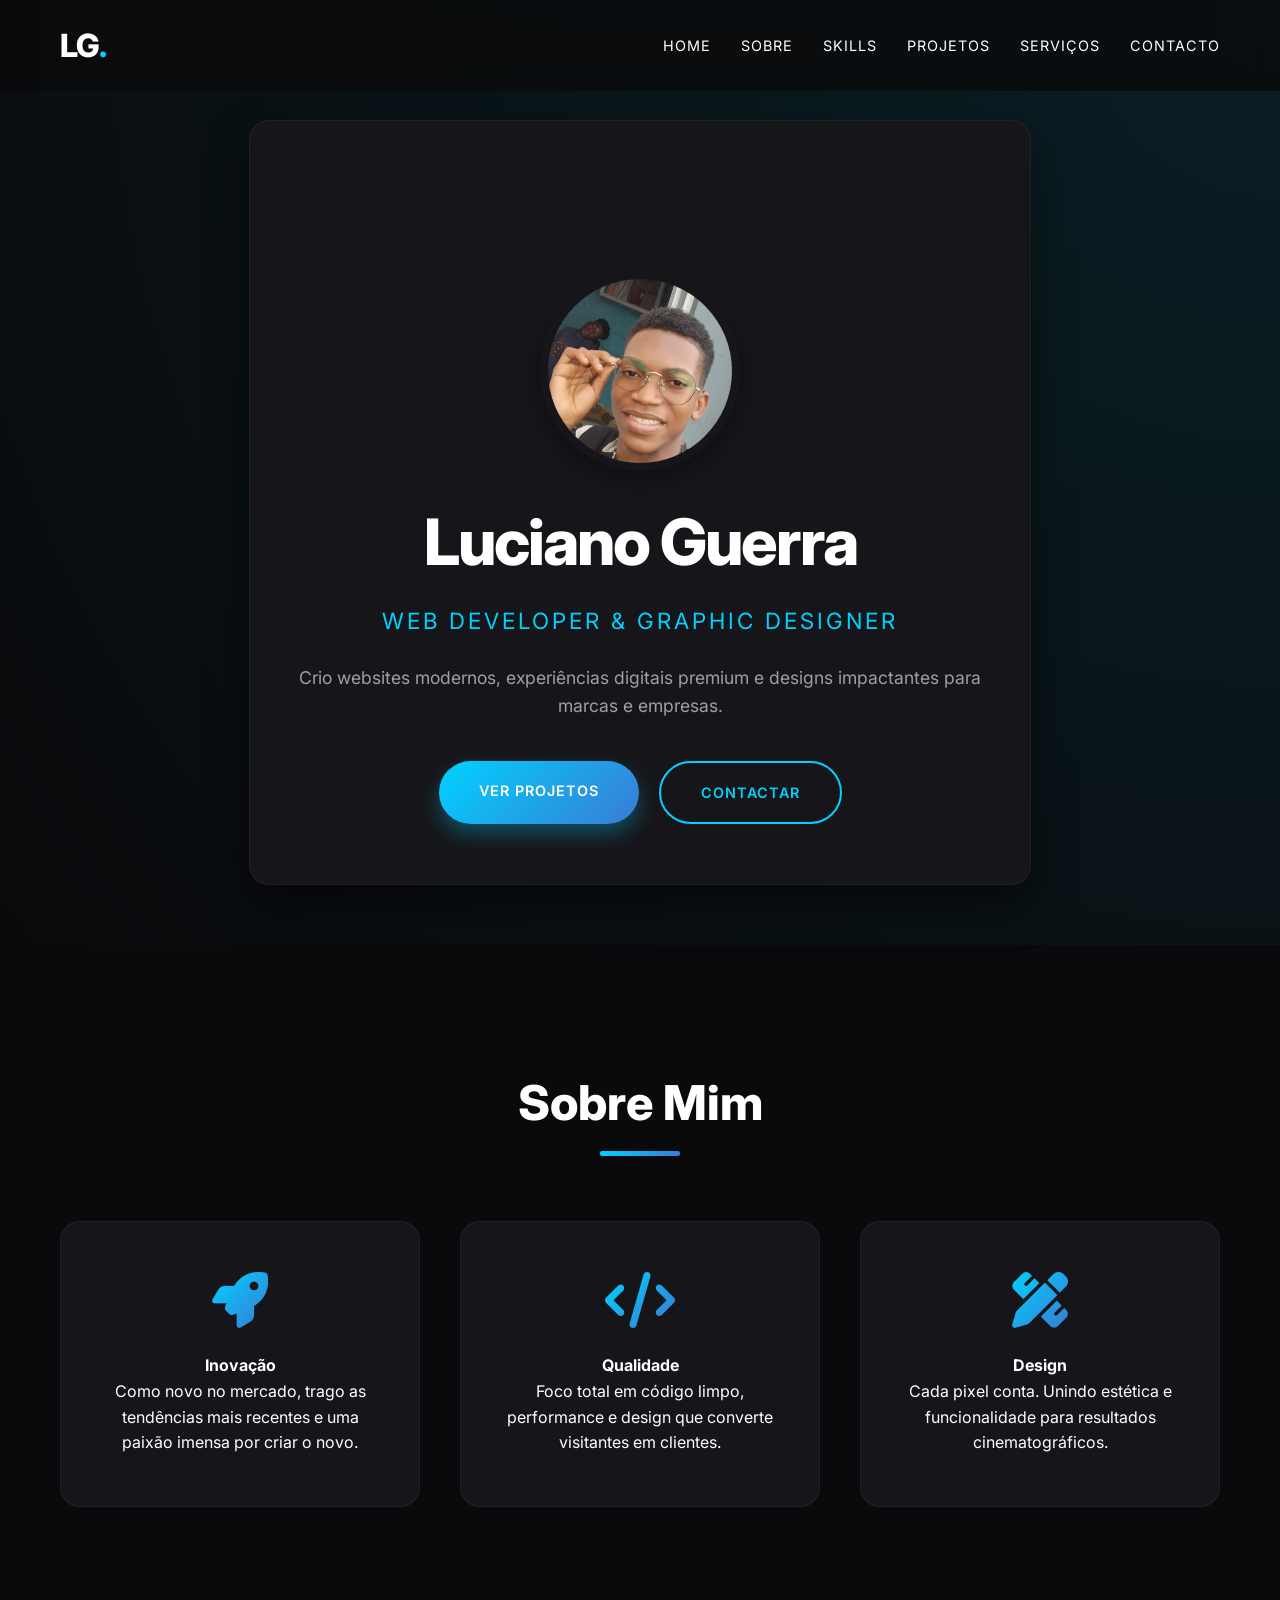
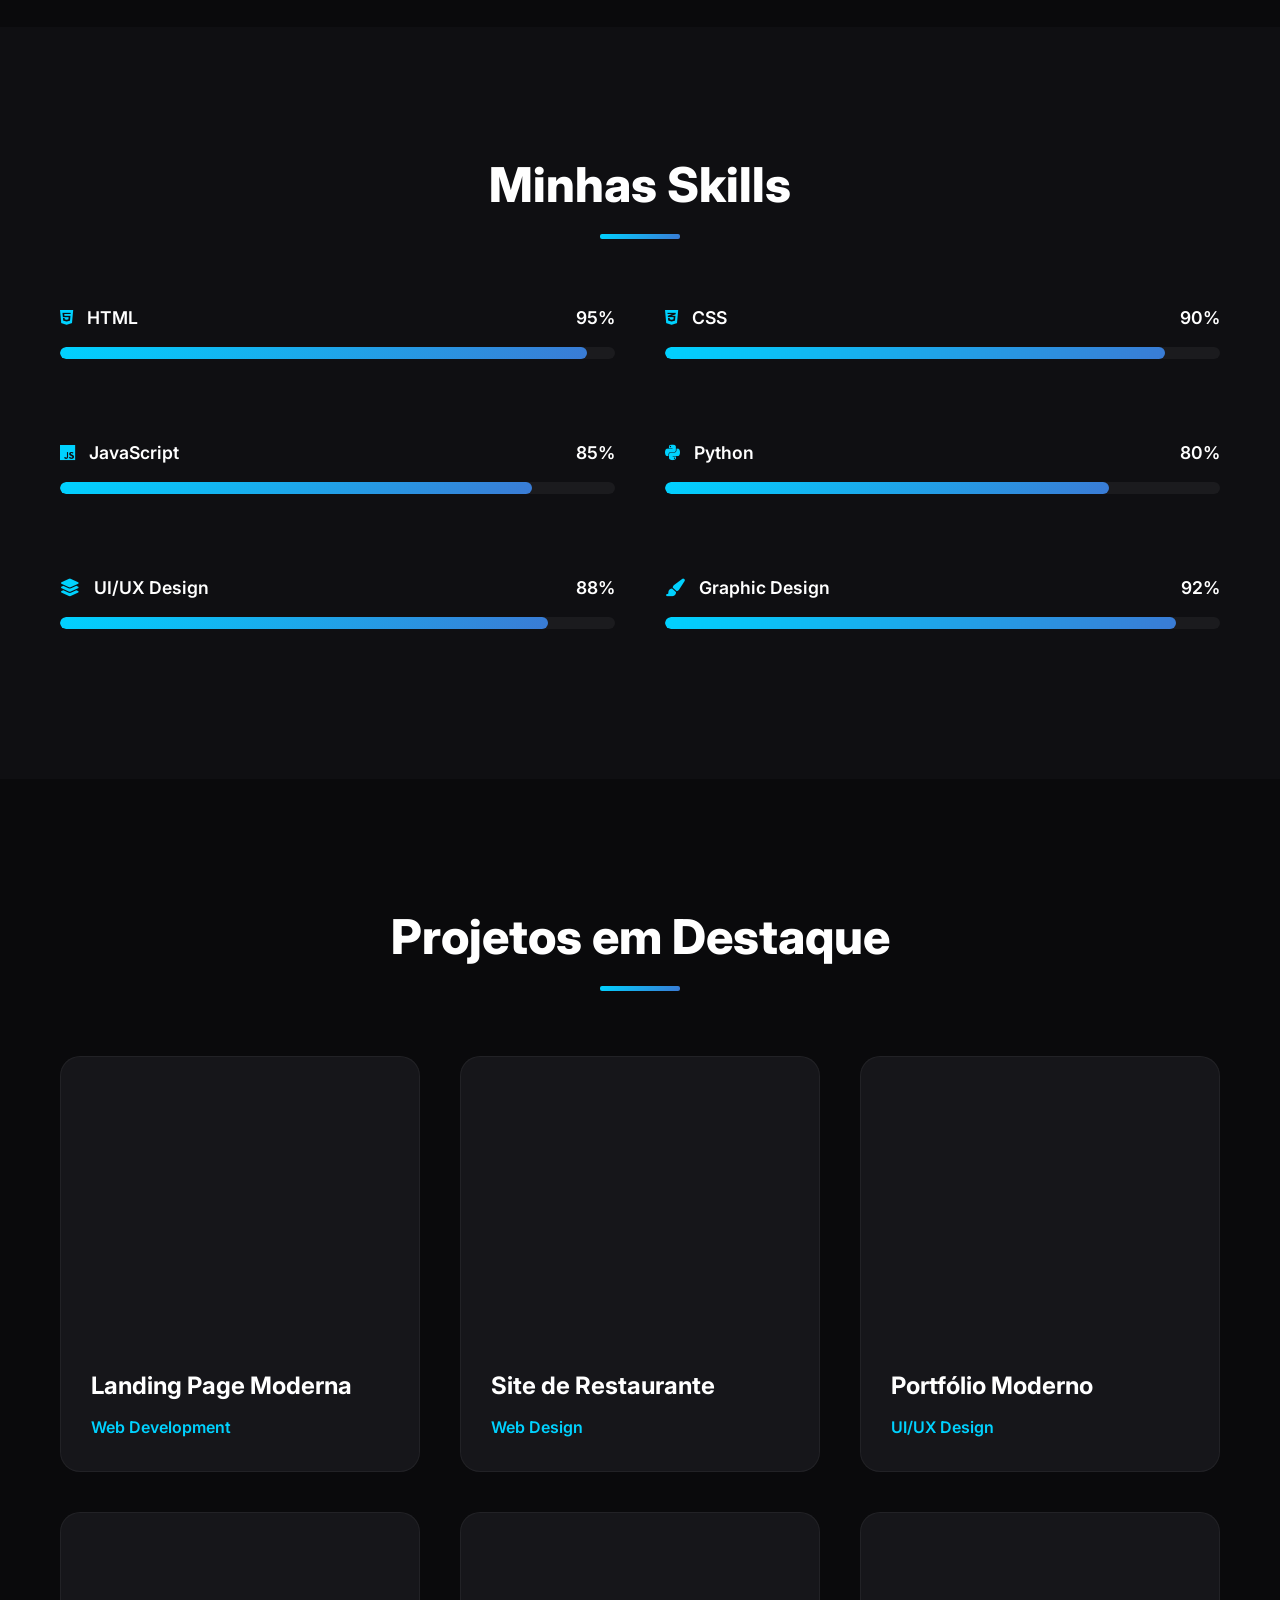
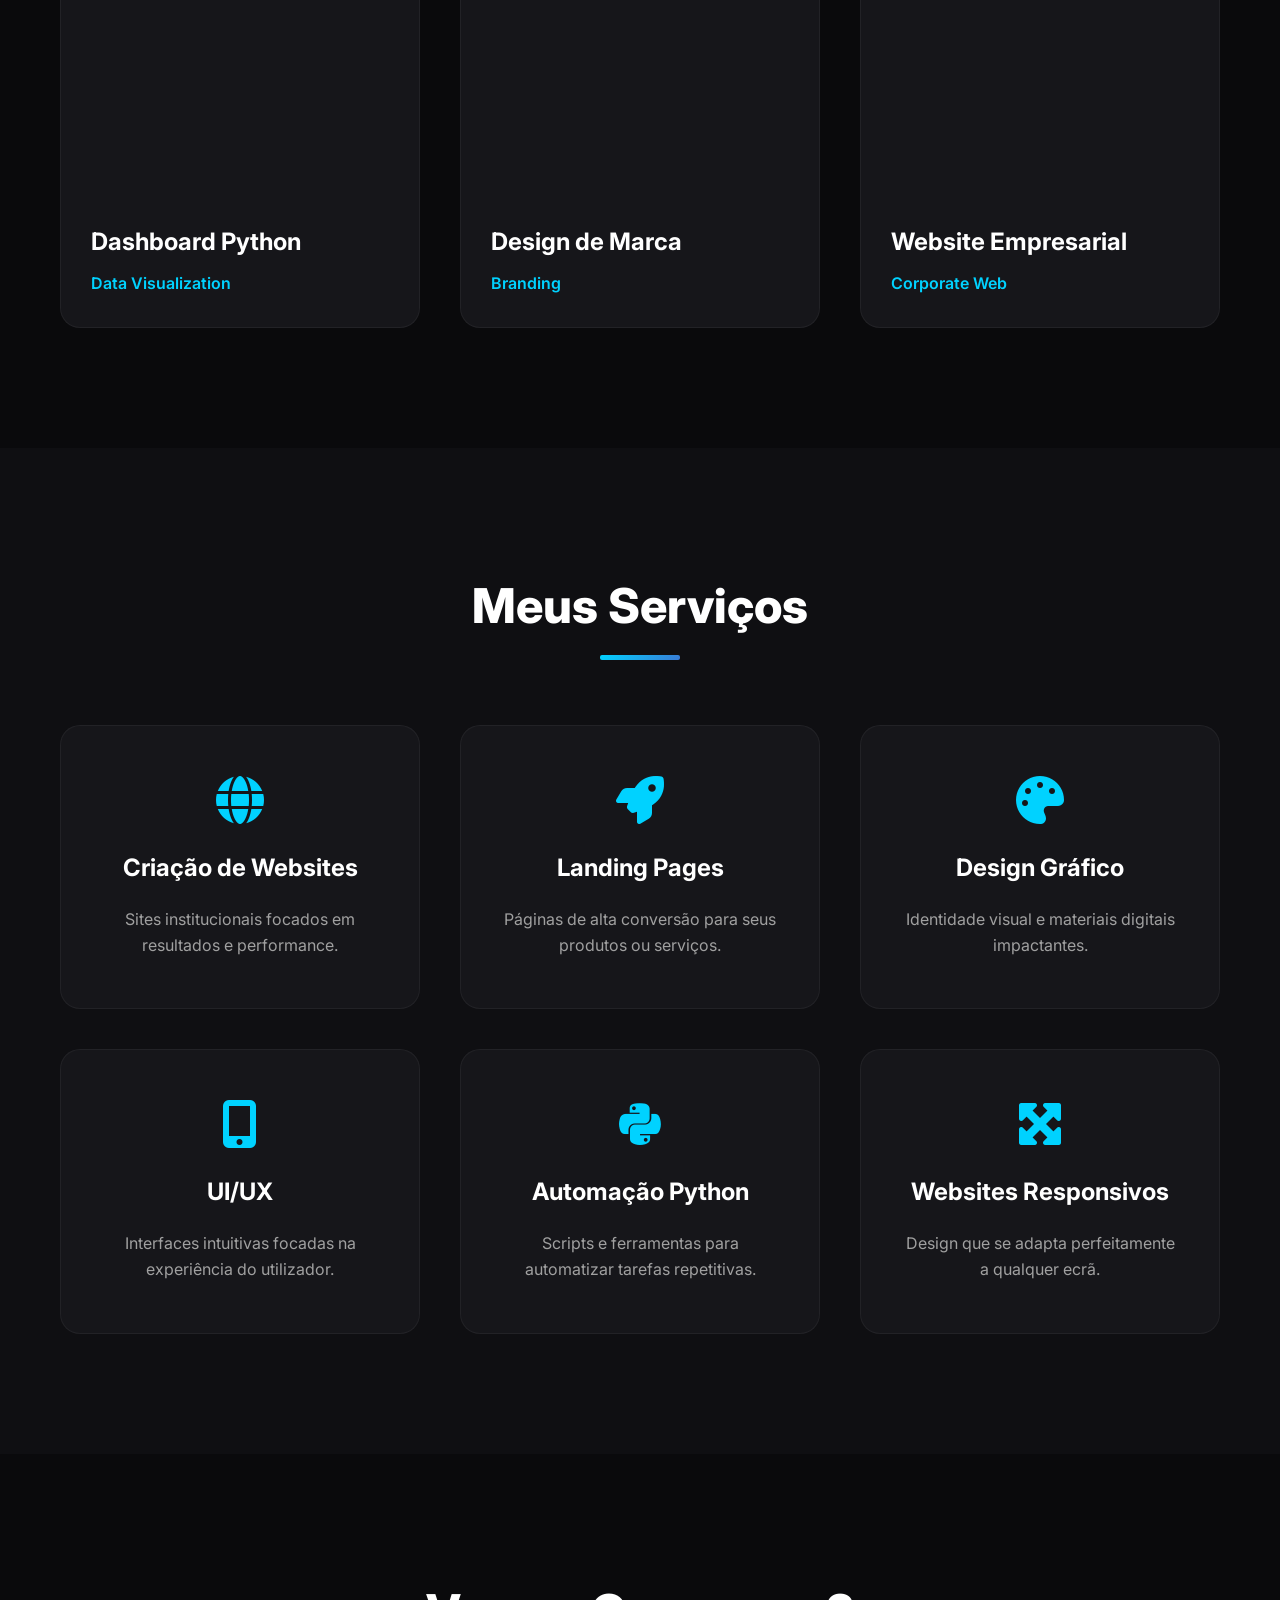
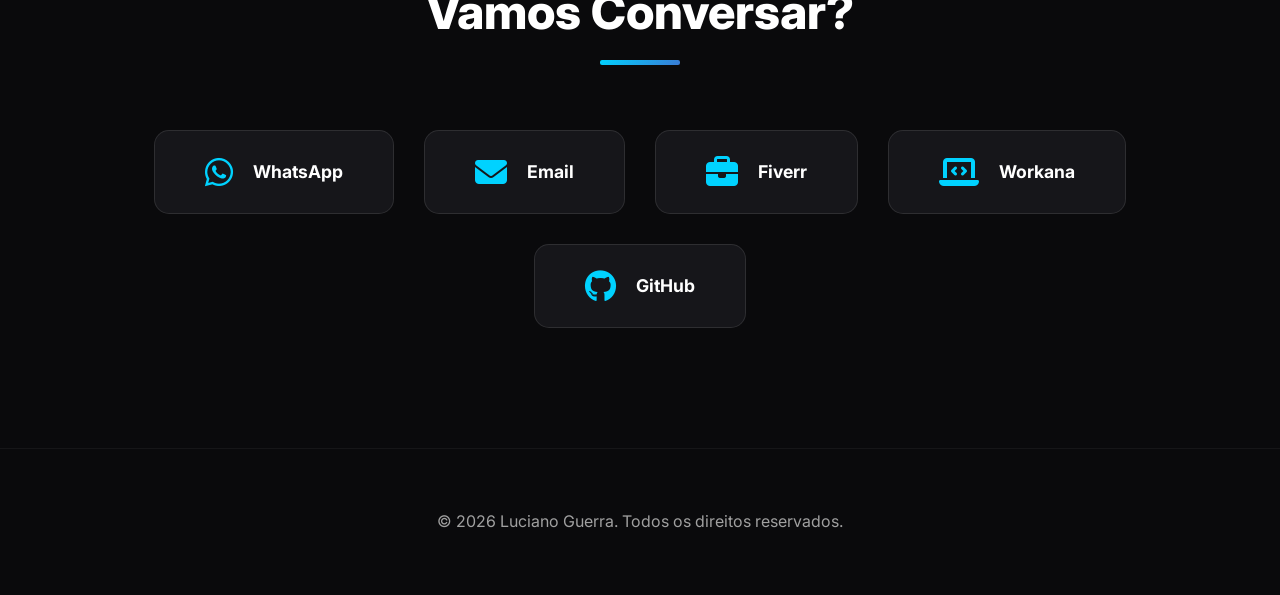
<file: index.html>
<!DOCTYPE html>
<html lang="pt-PT">
<head>
    <meta charset="UTF-8">
    <meta name="viewport" content="width=device-width, initial-scale=1.0">
    <title>Luciano Guerra | Web Developer & Graphic Designer</title>
    <!-- Google Fonts -->
    <link href="https://fonts.googleapis.com/css2?family=Inter:wght@300;400;600;800&family=Poppins:wght@300;400;600;700&display=swap" rel="stylesheet">
    <!-- Font Awesome for Icons -->
    <link rel="stylesheet" href="https://cdnjs.cloudflare.com/ajax/libs/font-awesome/6.4.0/css/all.min.css">
    <!-- AOS Library for Animations -->
    <link href="https://unpkg.com/aos@2.3.1/dist/aos.css" rel="stylesheet">
    <link rel="stylesheet" href="style.css">
</head>
<body class="dark-theme">
    
    <!-- Navbar -->
    <nav class="navbar">
        <div class="container">
            <a href="index.html" class="logo">LG<span>.</span></a>
            <ul class="nav-links">
                <li><a href="#home">Home</a></li>
                <li><a href="#sobre">Sobre</a></li>
                <li><a href="#skills">Skills</a></li>
                <li><a href="#projetos">Projetos</a></li>
                <li><a href="#servicos">Serviços</a></li>
                <li><a href="#contacto">Contacto</a></li>
            </ul>
            <div class="hamburger">
                <span></span>
                <span></span>
                <span></span>
            </div>
        </div>
    </nav>

    <!-- Hero Section (Estilo Perfil) -->
    <section id="home" class="hero">
        <div class="container">
            <div class="profile-card" data-aos="fade-up">
                <div class="profile-cover"></div>
                <div class="profile-info">
                    <div class="profile-pic-wrapper">
                        <img src="assets/img/perfil.jpg" alt="Luciano Guerra" class="profile-pic">
                    </div>
                    <div class="profile-text">
                        <h1 class="glitch" data-text="Luciano Guerra">Luciano Guerra</h1>
                        <h3>Web Developer & Graphic Designer</h3>
                        <p>Crio websites modernos, experiências digitais premium e designs impactantes para marcas e empresas.</p>
                        <div class="hero-btns">
                            <a href="#projetos" class="btn btn-primary">Ver Projetos</a>
                            <a href="#contacto" class="btn btn-secondary">Contactar</a>
                        </div>
                    </div>
                </div>
            </div>
        </div>
    </section>

    <!-- Sobre Section -->
    <section id="sobre" class="sobre section">
        <div class="container">
            <h2 class="section-title" data-aos="fade-right">Sobre Mim</h2>
            <div class="about-grid">
                <div class="about-card" data-aos="zoom-in">
                    <i class="fas fa-rocket futurist-icon"></i>
                    <h4>Inovação</h4>
                    <p>Como novo no mercado, trago as tendências mais recentes e uma paixão imensa por criar o novo.</p>
                </div>
                <div class="about-card" data-aos="zoom-in" data-aos-delay="100">
                    <i class="fas fa-code futurist-icon"></i>
                    <h4>Qualidade</h4>
                    <p>Foco total em código limpo, performance e design que converte visitantes em clientes.</p>
                </div>
                <div class="about-card" data-aos="zoom-in" data-aos-delay="200">
                    <i class="fas fa-pencil-ruler futurist-icon"></i>
                    <h4>Design</h4>
                    <p>Cada pixel conta. Unindo estética e funcionalidade para resultados cinematográficos.</p>
                </div>
            </div>
        </div>
    </section>

    <!-- Skills Section -->
    <section id="skills" class="skills section bg-alt">
        <div class="container">
            <h2 class="section-title" data-aos="fade-left">Minhas Skills</h2>
            <div class="skills-container">
                <div class="skill-item" data-aos="fade-up">
                    <div class="skill-info">
                        <span><i class="fab fa-html5"></i> HTML</span>
                        <span>95%</span>
                    </div>
                    <div class="skill-bar"><div class="skill-progress" style="width: 95%;"></div></div>
                </div>
                <div class="skill-item" data-aos="fade-up" data-aos-delay="50">
                    <div class="skill-info">
                        <span><i class="fab fa-css3-alt"></i> CSS</span>
                        <span>90%</span>
                    </div>
                    <div class="skill-bar"><div class="skill-progress" style="width: 90%;"></div></div>
                </div>
                <div class="skill-item" data-aos="fade-up" data-aos-delay="100">
                    <div class="skill-info">
                        <span><i class="fab fa-js"></i> JavaScript</span>
                        <span>85%</span>
                    </div>
                    <div class="skill-bar"><div class="skill-progress" style="width: 85%;"></div></div>
                </div>
                <div class="skill-item" data-aos="fade-up" data-aos-delay="150">
                    <div class="skill-info">
                        <span><i class="fab fa-python"></i> Python</span>
                        <span>80%</span>
                    </div>
                    <div class="skill-bar"><div class="skill-progress" style="width: 80%;"></div></div>
                </div>
                <div class="skill-item" data-aos="fade-up" data-aos-delay="200">
                    <div class="skill-info">
                        <span><i class="fas fa-layer-group"></i> UI/UX Design</span>
                        <span>88%</span>
                    </div>
                    <div class="skill-bar"><div class="skill-progress" style="width: 88%;"></div></div>
                </div>
                <div class="skill-item" data-aos="fade-up" data-aos-delay="250">
                    <div class="skill-info">
                        <span><i class="fas fa-paint-brush"></i> Graphic Design</span>
                        <span>92%</span>
                    </div>
                    <div class="skill-bar"><div class="skill-progress" style="width: 92%;"></div></div>
                </div>
            </div>
        </div>
    </section>

    <!-- Projetos Section -->
    <section id="projetos" class="projetos section">
        <div class="container">
            <h2 class="section-title" data-aos="fade-up">Projetos em Destaque</h2>
            <div class="projects-grid">
                <!-- Project 1 -->
                <a href="projects/landing-page.html" class="project-card" data-aos="flip-left">
                    <div class="project-img" style="background-image: url('https://images.unsplash.com/photo-1460925895917-afdab827c52f?auto=format&fit=crop&w=500&q=80');">
                        <div class="project-overlay">
                            <span>Ver Detalhes</span>
                        </div>
                    </div>
                    <div class="project-content">
                        <h4>Landing Page Moderna</h4>
                        <p>Web Development</p>
                    </div>
                </a>
                <!-- Project 2 -->
                <a href="projects/restaurante.html" class="project-card" data-aos="flip-left" data-aos-delay="100">
                    <div class="project-img" style="background-image: url('https://images.unsplash.com/photo-1517248135467-4c7edcad34c4?auto=format&fit=crop&w=500&q=80');">
                        <div class="project-overlay">
                            <span>Ver Detalhes</span>
                        </div>
                    </div>
                    <div class="project-content">
                        <h4>Site de Restaurante</h4>
                        <p>Web Design</p>
                    </div>
                </a>
                <!-- Project 3 -->
                <a href="projects/portfolio.html" class="project-card" data-aos="flip-left" data-aos-delay="200">
                    <div class="project-img" style="background-image: url('https://images.unsplash.com/photo-1507238691740-187a5b1d37b8?auto=format&fit=crop&w=500&q=80');">
                        <div class="project-overlay">
                            <span>Ver Detalhes</span>
                        </div>
                    </div>
                    <div class="project-content">
                        <h4>Portfólio Moderno</h4>
                        <p>UI/UX Design</p>
                    </div>
                </a>
                <!-- Project 4 -->
                <a href="projects/dashboard.html" class="project-card" data-aos="flip-left" data-aos-delay="300">
                    <div class="project-img" style="background-image: url('https://images.unsplash.com/photo-1551288049-bbda38a5f452?auto=format&fit=crop&w=500&q=80');">
                        <div class="project-overlay">
                            <span>Ver Detalhes</span>
                        </div>
                    </div>
                    <div class="project-content">
                        <h4>Dashboard Python</h4>
                        <p>Data Visualization</p>
                    </div>
                </a>
                <!-- Project 5 -->
                <a href="projects/marca.html" class="project-card" data-aos="flip-left" data-aos-delay="400">
                    <div class="project-img" style="background-image: url('https://images.unsplash.com/photo-1558655146-d09347e92766?auto=format&fit=crop&w=500&q=80');">
                        <div class="project-overlay">
                            <span>Ver Detalhes</span>
                        </div>
                    </div>
                    <div class="project-content">
                        <h4>Design de Marca</h4>
                        <p>Branding</p>
                    </div>
                </a>
                <!-- Project 6 -->
                <a href="projects/empresarial.html" class="project-card" data-aos="flip-left" data-aos-delay="500">
                    <div class="project-img" style="background-image: url('https://images.unsplash.com/photo-1486406146926-c627a92ad1ab?auto=format&fit=crop&w=500&q=80');">
                        <div class="project-overlay">
                            <span>Ver Detalhes</span>
                        </div>
                    </div>
                    <div class="project-content">
                        <h4>Website Empresarial</h4>
                        <p>Corporate Web</p>
                    </div>
                </a>
            </div>
        </div>
    </section>

    <!-- Serviços Section -->
    <section id="servicos" class="servicos section bg-alt">
        <div class="container">
            <h2 class="section-title" data-aos="fade-up">Meus Serviços</h2>
            <div class="services-grid">
                <div class="service-card" data-aos="fade-up">
                    <i class="fas fa-globe"></i>
                    <h3>Criação de Websites</h3>
                    <p>Sites institucionais focados em resultados e performance.</p>
                </div>
                <div class="service-card" data-aos="fade-up" data-aos-delay="100">
                    <i class="fas fa-rocket"></i>
                    <h3>Landing Pages</h3>
                    <p>Páginas de alta conversão para seus produtos ou serviços.</p>
                </div>
                <div class="service-card" data-aos="fade-up" data-aos-delay="200">
                    <i class="fas fa-palette"></i>
                    <h3>Design Gráfico</h3>
                    <p>Identidade visual e materiais digitais impactantes.</p>
                </div>
                <div class="service-card" data-aos="fade-up" data-aos-delay="300">
                    <i class="fas fa-mobile-alt"></i>
                    <h3>UI/UX</h3>
                    <p>Interfaces intuitivas focadas na experiência do utilizador.</p>
                </div>
                <div class="service-card" data-aos="fade-up" data-aos-delay="400">
                    <i class="fab fa-python"></i>
                    <h3>Automação Python</h3>
                    <p>Scripts e ferramentas para automatizar tarefas repetitivas.</p>
                </div>
                <div class="service-card" data-aos="fade-up" data-aos-delay="500">
                    <i class="fas fa-expand-arrows-alt"></i>
                    <h3>Websites Responsivos</h3>
                    <p>Design que se adapta perfeitamente a qualquer ecrã.</p>
                </div>
            </div>
        </div>
    </section>

    <!-- Contacto Section -->
    <section id="contacto" class="contacto section">
        <div class="container">
            <h2 class="section-title" data-aos="fade-up">Vamos Conversar?</h2>
            <div class="contact-links">
                <a href="#" class="contact-item" data-aos="zoom-in"><i class="fab fa-whatsapp"></i> WhatsApp</a>
                <a href="#" class="contact-item" data-aos="zoom-in" data-aos-delay="100"><i class="fas fa-envelope"></i> Email</a>
                <a href="#" class="contact-item" data-aos="zoom-in" data-aos-delay="200"><i class="fas fa-briefcase"></i> Fiverr</a>
                <a href="#" class="contact-item" data-aos="zoom-in" data-aos-delay="300"><i class="fas fa-laptop-code"></i> Workana</a>
                <a href="#" class="contact-item" data-aos="zoom-in" data-aos-delay="400"><i class="fab fa-github"></i> GitHub</a>
            </div>
        </div>
    </section>

    <footer>
        <div class="container">
            <p>&copy; 2026 Luciano Guerra. Todos os direitos reservados.</p>
        </div>
    </footer>

    <!-- AOS Library JS -->
    <script src="https://unpkg.com/aos@2.3.1/dist/aos.js"></script>
    <script src="script.js"></script>
    <script>
        AOS.init({
            duration: 1000,
            once: true,
        });
    </script>
</body>
</html>
</file>
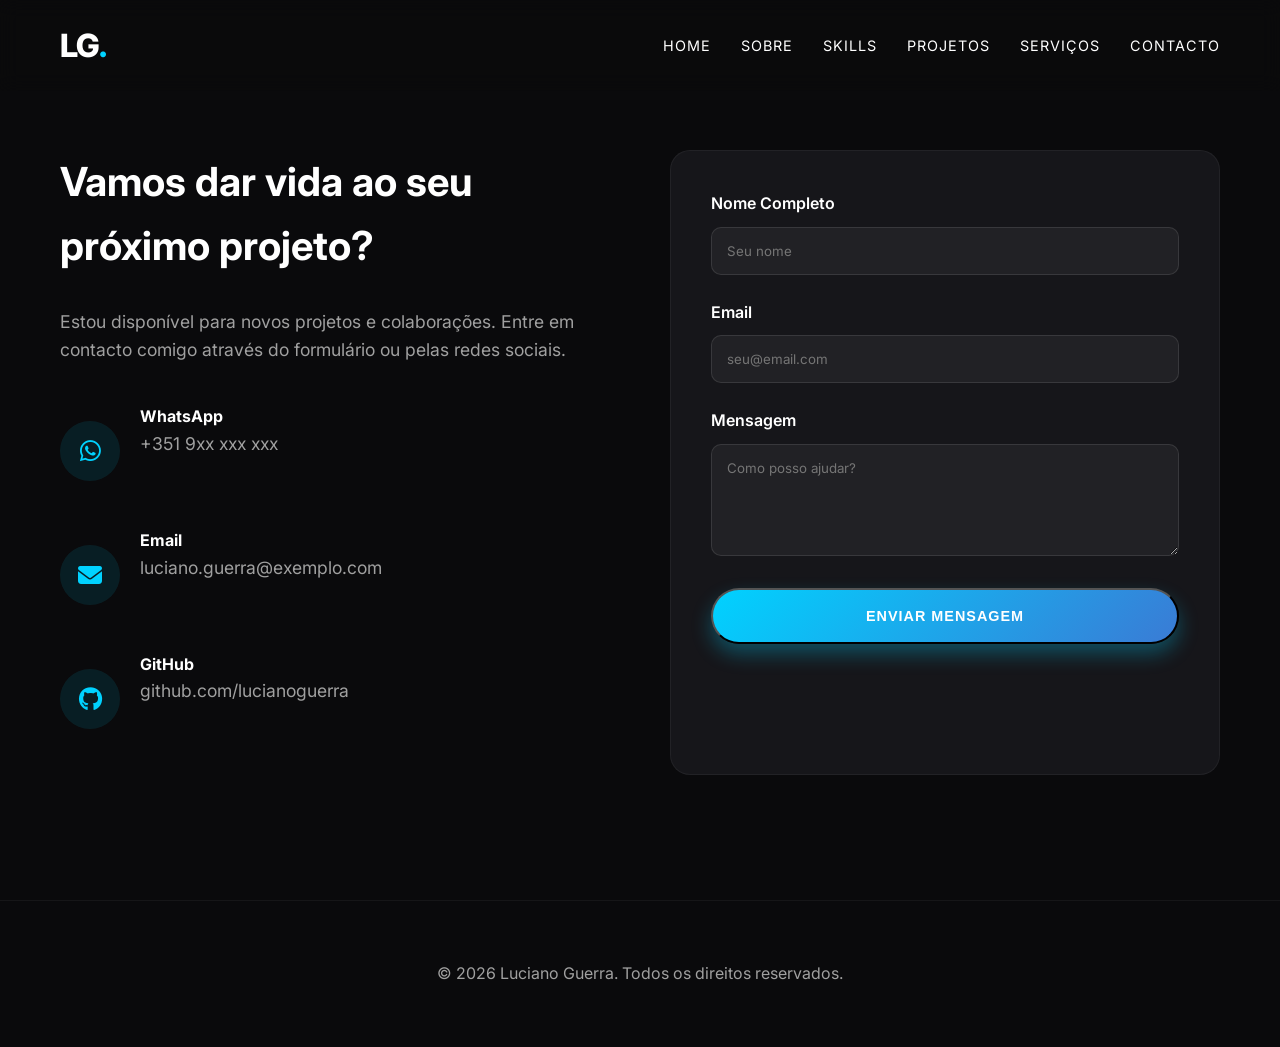
<file: contact.html>
<!DOCTYPE html>
<html lang="pt-PT">
<head>
    <meta charset="UTF-8">
    <meta name="viewport" content="width=device-width, initial-scale=1.0">
    <title>Contacto | Luciano Guerra</title>
    <link href="https://fonts.googleapis.com/css2?family=Inter:wght@300;400;600;800&display=swap" rel="stylesheet">
    <link rel="stylesheet" href="https://cdnjs.cloudflare.com/ajax/libs/font-awesome/6.4.0/css/all.min.css">
    <link href="https://unpkg.com/aos@2.3.1/dist/aos.css" rel="stylesheet">
    <link rel="stylesheet" href="style.css">
    <style>
        .contact-page { padding: 150px 0 100px; min-height: 100vh; }
        .contact-grid { display: grid; grid-template-columns: 1fr 1fr; gap: 60px; }
        .contact-form-wrapper { background: var(--bg-card); padding: 40px; border-radius: 20px; border: 1px solid rgba(255,255,255,0.05); }
        .form-group { margin-bottom: 25px; }
        .form-group label { display: block; margin-bottom: 10px; font-weight: 600; }
        .form-group input, .form-group textarea { width: 100%; padding: 15px; background: rgba(255,255,255,0.05); border: 1px solid rgba(255,255,255,0.1); border-radius: 10px; color: white; font-family: inherit; transition: var(--transition); }
        .form-group input:focus, .form-group textarea:focus { border-color: var(--primary-color); outline: none; background: rgba(255,255,255,0.1); }
        .contact-info h2 { font-size: 2.5rem; margin-bottom: 30px; }
        .contact-info p { color: var(--text-muted); font-size: 1.1rem; margin-bottom: 40px; }
        .contact-method { display: flex; align-items: center; gap: 20px; margin-bottom: 30px; }
        .contact-method i { font-size: 1.5rem; color: var(--primary-color); background: rgba(0, 210, 255, 0.1); width: 60px; height: 60px; display: flex; align-items: center; justify-content: center; border-radius: 50%; }
        @media (max-width: 768px) { .contact-grid { grid-template-columns: 1fr; } }
    </style>
</head>
<body class="dark-theme">
    <nav class="navbar">
        <div class="container">
            <a href="index.html" class="logo">LG<span>.</span></a>
            <ul class="nav-links">
                <li><a href="index.html#home">Home</a></li>
                <li><a href="index.html#sobre">Sobre</a></li>
                <li><a href="index.html#skills">Skills</a></li>
                <li><a href="index.html#projetos">Projetos</a></li>
                <li><a href="index.html#servicos">Serviços</a></li>
                <li><a href="index.html#contacto">Contacto</a></li>
            </ul>
            <div class="hamburger">
                <span></span>
                <span></span>
                <span></span>
            </div>
        </div>
    </nav>

    <section class="contact-page">
        <div class="container">
            <div class="contact-grid">
                <div class="contact-info" data-aos="fade-right">
                    <h2>Vamos dar vida ao seu próximo projeto?</h2>
                    <p>Estou disponível para novos projetos e colaborações. Entre em contacto comigo através do formulário ou pelas redes sociais.</p>
                    
                    <div class="contact-method">
                        <i class="fab fa-whatsapp"></i>
                        <div>
                            <h4>WhatsApp</h4>
                            <p>+351 9xx xxx xxx</p>
                        </div>
                    </div>
                    <div class="contact-method">
                        <i class="fas fa-envelope"></i>
                        <div>
                            <h4>Email</h4>
                            <p>luciano.guerra@exemplo.com</p>
                        </div>
                    </div>
                    <div class="contact-method">
                        <i class="fab fa-github"></i>
                        <div>
                            <h4>GitHub</h4>
                            <p>github.com/lucianoguerra</p>
                        </div>
                    </div>
                </div>

                <div class="contact-form-wrapper" data-aos="fade-left">
                    <form action="#">
                        <div class="form-group">
                            <label>Nome Completo</label>
                            <input type="text" placeholder="Seu nome">
                        </div>
                        <div class="form-group">
                            <label>Email</label>
                            <input type="email" placeholder="seu@email.com">
                        </div>
                        <div class="form-group">
                            <label>Mensagem</label>
                            <textarea rows="5" placeholder="Como posso ajudar?"></textarea>
                        </div>
                        <button type="submit" class="btn btn-primary" style="width: 100%;">Enviar Mensagem</button>
                    </form>
                </div>
            </div>
        </div>
    </section>

    <footer>
        <div class="container">
            <p>&copy; 2026 Luciano Guerra. Todos os direitos reservados.</p>
        </div>
    </footer>

    <script src="https://unpkg.com/aos@2.3.1/dist/aos.js"></script>
    <script src="script.js"></script>
    <script>
        AOS.init({ duration: 1000, once: true });
    </script>
</body>
</html>
</file>
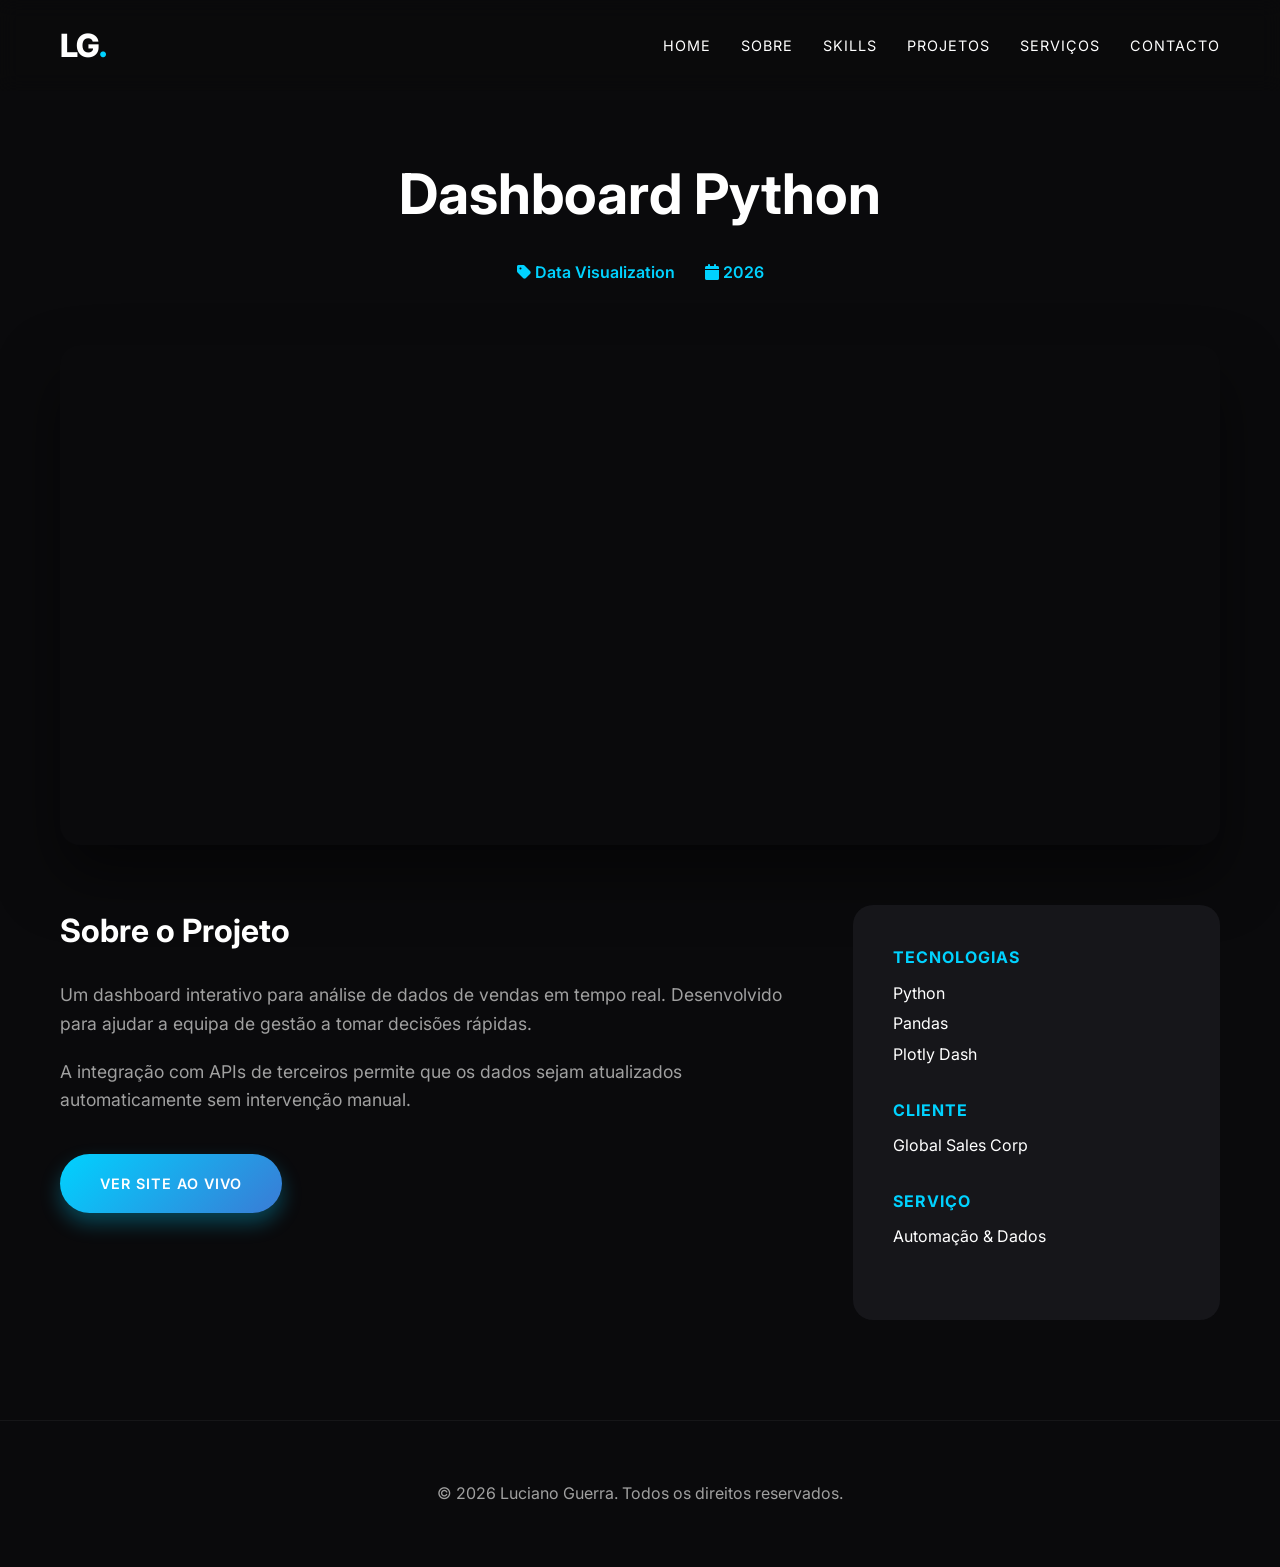
<file: projects/dashboard.html>
<!DOCTYPE html>
<html lang="pt-PT">
<head>
    <meta charset="UTF-8">
    <meta name="viewport" content="width=device-width, initial-scale=1.0">
    <title>Dashboard Python | Luciano Guerra</title>
    <link href="https://fonts.googleapis.com/css2?family=Inter:wght@300;400;600;800&display=swap" rel="stylesheet">
    <link rel="stylesheet" href="https://cdnjs.cloudflare.com/ajax/libs/font-awesome/6.4.0/css/all.min.css">
    <link href="https://unpkg.com/aos@2.3.1/dist/aos.css" rel="stylesheet">
    <link rel="stylesheet" href="../style.css">
    <style>
        .project-detail { padding: 150px 0 100px; }
        .project-header { text-align: center; margin-bottom: 60px; }
        .project-header h1 { font-size: 3.5rem; margin-bottom: 20px; }
        .project-meta { display: flex; justify-content: center; gap: 30px; color: var(--primary-color); font-weight: 600; margin-bottom: 40px; }
        .project-hero-img { width: 100%; height: 500px; background-size: cover; background-position: center; border-radius: 20px; margin-bottom: 60px; box-shadow: 0 30px 60px rgba(0,0,0,0.5); }
        .project-info-grid { display: grid; grid-template-columns: 2fr 1fr; gap: 60px; }
        .project-description h2 { margin-bottom: 25px; font-size: 2rem; }
        .project-description p { color: var(--text-muted); font-size: 1.1rem; margin-bottom: 20px; }
        .project-sidebar { background: var(--bg-card); padding: 40px; border-radius: 20px; height: fit-content; }
        .sidebar-item { margin-bottom: 30px; }
        .sidebar-item h4 { color: var(--primary-color); text-transform: uppercase; letter-spacing: 1px; margin-bottom: 10px; }
        .sidebar-item ul { list-style: none; }
        .sidebar-item ul li { margin-bottom: 5px; color: var(--text-main); }
        @media (max-width: 768px) {
            .project-info-grid { grid-template-columns: 1fr; }
            .project-header h1 { font-size: 2.5rem; }
            .project-hero-img { height: 300px; }
        }
    </style>
</head>
<body class="dark-theme">
    <nav class="navbar">
        <div class="container">
            <a href="../index.html" class="logo">LG<span>.</span></a>
            <ul class="nav-links">
                <li><a href="../index.html#home">Home</a></li>
                <li><a href="../index.html#sobre">Sobre</a></li>
                <li><a href="../index.html#skills">Skills</a></li>
                <li><a href="../index.html#projetos">Projetos</a></li>
                <li><a href="../index.html#servicos">Serviços</a></li>
                <li><a href="../index.html#contacto">Contacto</a></li>
            </ul>
            <div class="hamburger">
                <span></span>
                <span></span>
                <span></span>
            </div>
        </div>
    </nav>

    <section class="project-detail">
        <div class="container">
            <div class="project-header" data-aos="fade-up">
                <h1>Dashboard Python</h1>
                <div class="project-meta">
                    <span><i class="fas fa-tag"></i> Data Visualization</span>
                    <span><i class="fas fa-calendar"></i> 2026</span>
                </div>
            </div>

            <div class="project-hero-img" style="background-image: url('https://images.unsplash.com/photo-1551288049-bbda38a5f452?auto=format&fit=crop&w=1200&q=80');" data-aos="zoom-in"></div>

            <div class="project-info-grid">
                <div class="project-description" data-aos="fade-right">
                    <h2>Sobre o Projeto</h2>
                    <p>Um dashboard interativo para análise de dados de vendas em tempo real. Desenvolvido para ajudar a equipa de gestão a tomar decisões rápidas.</p>
                    <p>A integração com APIs de terceiros permite que os dados sejam atualizados automaticamente sem intervenção manual.</p>
                    <div style="margin-top: 40px;">
                        <a href="#" class="btn btn-primary">Ver Site Ao Vivo</a>
                    </div>
                </div>
                <div class="project-sidebar" data-aos="fade-left">
                    <div class="sidebar-item">
                        <h4>Tecnologias</h4>
                        <ul>
                            <li>Python</li><li>Pandas</li><li>Plotly Dash</li>
                        </ul>
                    </div>
                    <div class="sidebar-item">
                        <h4>Cliente</h4>
                        <p>Global Sales Corp</p>
                    </div>
                    <div class="sidebar-item">
                        <h4>Serviço</h4>
                        <p>Automação & Dados</p>
                    </div>
                </div>
            </div>
        </div>
    </section>

    <footer>
        <div class="container">
            <p>&copy; 2026 Luciano Guerra. Todos os direitos reservados.</p>
        </div>
    </footer>

    <script src="https://unpkg.com/aos@2.3.1/dist/aos.js"></script>
    <script src="../script.js"></script>
    <script>
        AOS.init({ duration: 1000, once: true });
    </script>
</body>
</html>
</file>
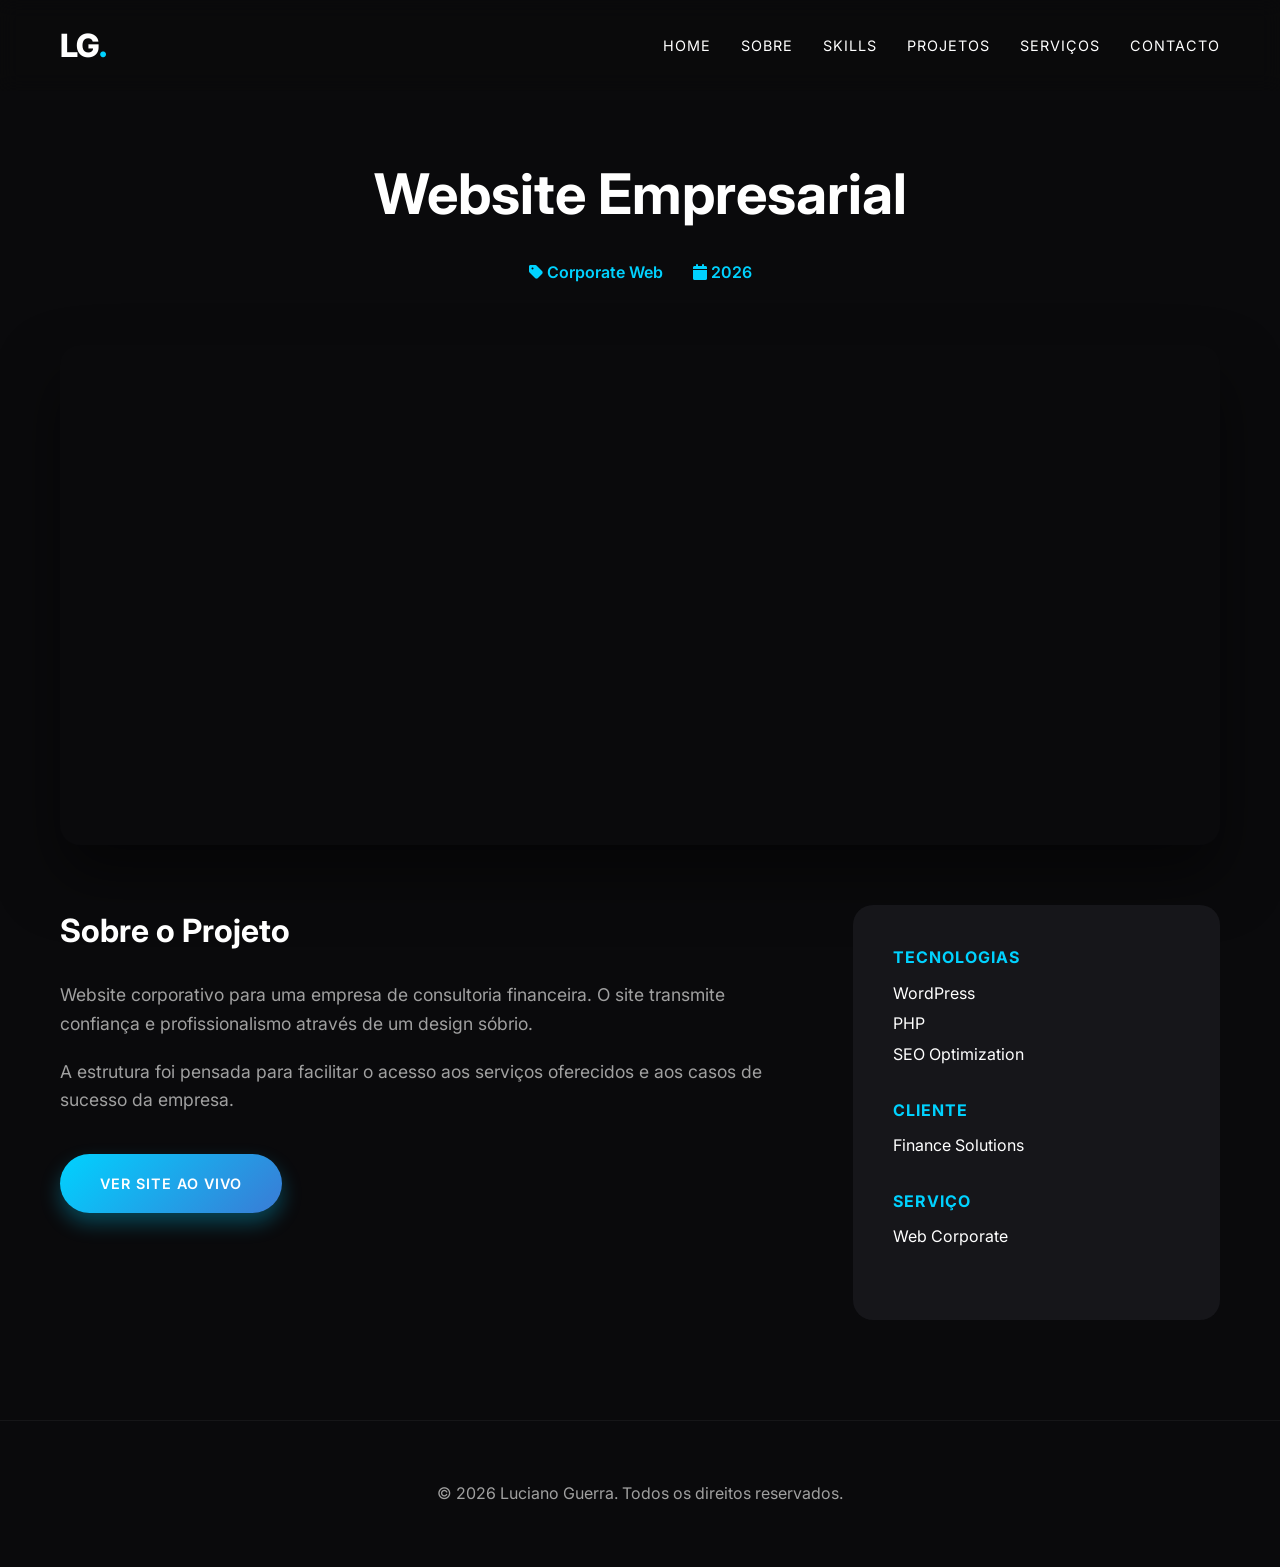
<file: projects/empresarial.html>
<!DOCTYPE html>
<html lang="pt-PT">
<head>
    <meta charset="UTF-8">
    <meta name="viewport" content="width=device-width, initial-scale=1.0">
    <title>Website Empresarial | Luciano Guerra</title>
    <link href="https://fonts.googleapis.com/css2?family=Inter:wght@300;400;600;800&display=swap" rel="stylesheet">
    <link rel="stylesheet" href="https://cdnjs.cloudflare.com/ajax/libs/font-awesome/6.4.0/css/all.min.css">
    <link href="https://unpkg.com/aos@2.3.1/dist/aos.css" rel="stylesheet">
    <link rel="stylesheet" href="../style.css">
    <style>
        .project-detail { padding: 150px 0 100px; }
        .project-header { text-align: center; margin-bottom: 60px; }
        .project-header h1 { font-size: 3.5rem; margin-bottom: 20px; }
        .project-meta { display: flex; justify-content: center; gap: 30px; color: var(--primary-color); font-weight: 600; margin-bottom: 40px; }
        .project-hero-img { width: 100%; height: 500px; background-size: cover; background-position: center; border-radius: 20px; margin-bottom: 60px; box-shadow: 0 30px 60px rgba(0,0,0,0.5); }
        .project-info-grid { display: grid; grid-template-columns: 2fr 1fr; gap: 60px; }
        .project-description h2 { margin-bottom: 25px; font-size: 2rem; }
        .project-description p { color: var(--text-muted); font-size: 1.1rem; margin-bottom: 20px; }
        .project-sidebar { background: var(--bg-card); padding: 40px; border-radius: 20px; height: fit-content; }
        .sidebar-item { margin-bottom: 30px; }
        .sidebar-item h4 { color: var(--primary-color); text-transform: uppercase; letter-spacing: 1px; margin-bottom: 10px; }
        .sidebar-item ul { list-style: none; }
        .sidebar-item ul li { margin-bottom: 5px; color: var(--text-main); }
        @media (max-width: 768px) {
            .project-info-grid { grid-template-columns: 1fr; }
            .project-header h1 { font-size: 2.5rem; }
            .project-hero-img { height: 300px; }
        }
    </style>
</head>
<body class="dark-theme">
    <nav class="navbar">
        <div class="container">
            <a href="../index.html" class="logo">LG<span>.</span></a>
            <ul class="nav-links">
                <li><a href="../index.html#home">Home</a></li>
                <li><a href="../index.html#sobre">Sobre</a></li>
                <li><a href="../index.html#skills">Skills</a></li>
                <li><a href="../index.html#projetos">Projetos</a></li>
                <li><a href="../index.html#servicos">Serviços</a></li>
                <li><a href="../index.html#contacto">Contacto</a></li>
            </ul>
            <div class="hamburger">
                <span></span>
                <span></span>
                <span></span>
            </div>
        </div>
    </nav>

    <section class="project-detail">
        <div class="container">
            <div class="project-header" data-aos="fade-up">
                <h1>Website Empresarial</h1>
                <div class="project-meta">
                    <span><i class="fas fa-tag"></i> Corporate Web</span>
                    <span><i class="fas fa-calendar"></i> 2026</span>
                </div>
            </div>

            <div class="project-hero-img" style="background-image: url('https://images.unsplash.com/photo-1486406146926-c627a92ad1ab?auto=format&fit=crop&w=1200&q=80');" data-aos="zoom-in"></div>

            <div class="project-info-grid">
                <div class="project-description" data-aos="fade-right">
                    <h2>Sobre o Projeto</h2>
                    <p>Website corporativo para uma empresa de consultoria financeira. O site transmite confiança e profissionalismo através de um design sóbrio.</p>
                    <p>A estrutura foi pensada para facilitar o acesso aos serviços oferecidos e aos casos de sucesso da empresa.</p>
                    <div style="margin-top: 40px;">
                        <a href="#" class="btn btn-primary">Ver Site Ao Vivo</a>
                    </div>
                </div>
                <div class="project-sidebar" data-aos="fade-left">
                    <div class="sidebar-item">
                        <h4>Tecnologias</h4>
                        <ul>
                            <li>WordPress</li><li>PHP</li><li>SEO Optimization</li>
                        </ul>
                    </div>
                    <div class="sidebar-item">
                        <h4>Cliente</h4>
                        <p>Finance Solutions</p>
                    </div>
                    <div class="sidebar-item">
                        <h4>Serviço</h4>
                        <p>Web Corporate</p>
                    </div>
                </div>
            </div>
        </div>
    </section>

    <footer>
        <div class="container">
            <p>&copy; 2026 Luciano Guerra. Todos os direitos reservados.</p>
        </div>
    </footer>

    <script src="https://unpkg.com/aos@2.3.1/dist/aos.js"></script>
    <script src="../script.js"></script>
    <script>
        AOS.init({ duration: 1000, once: true });
    </script>
</body>
</html>
</file>
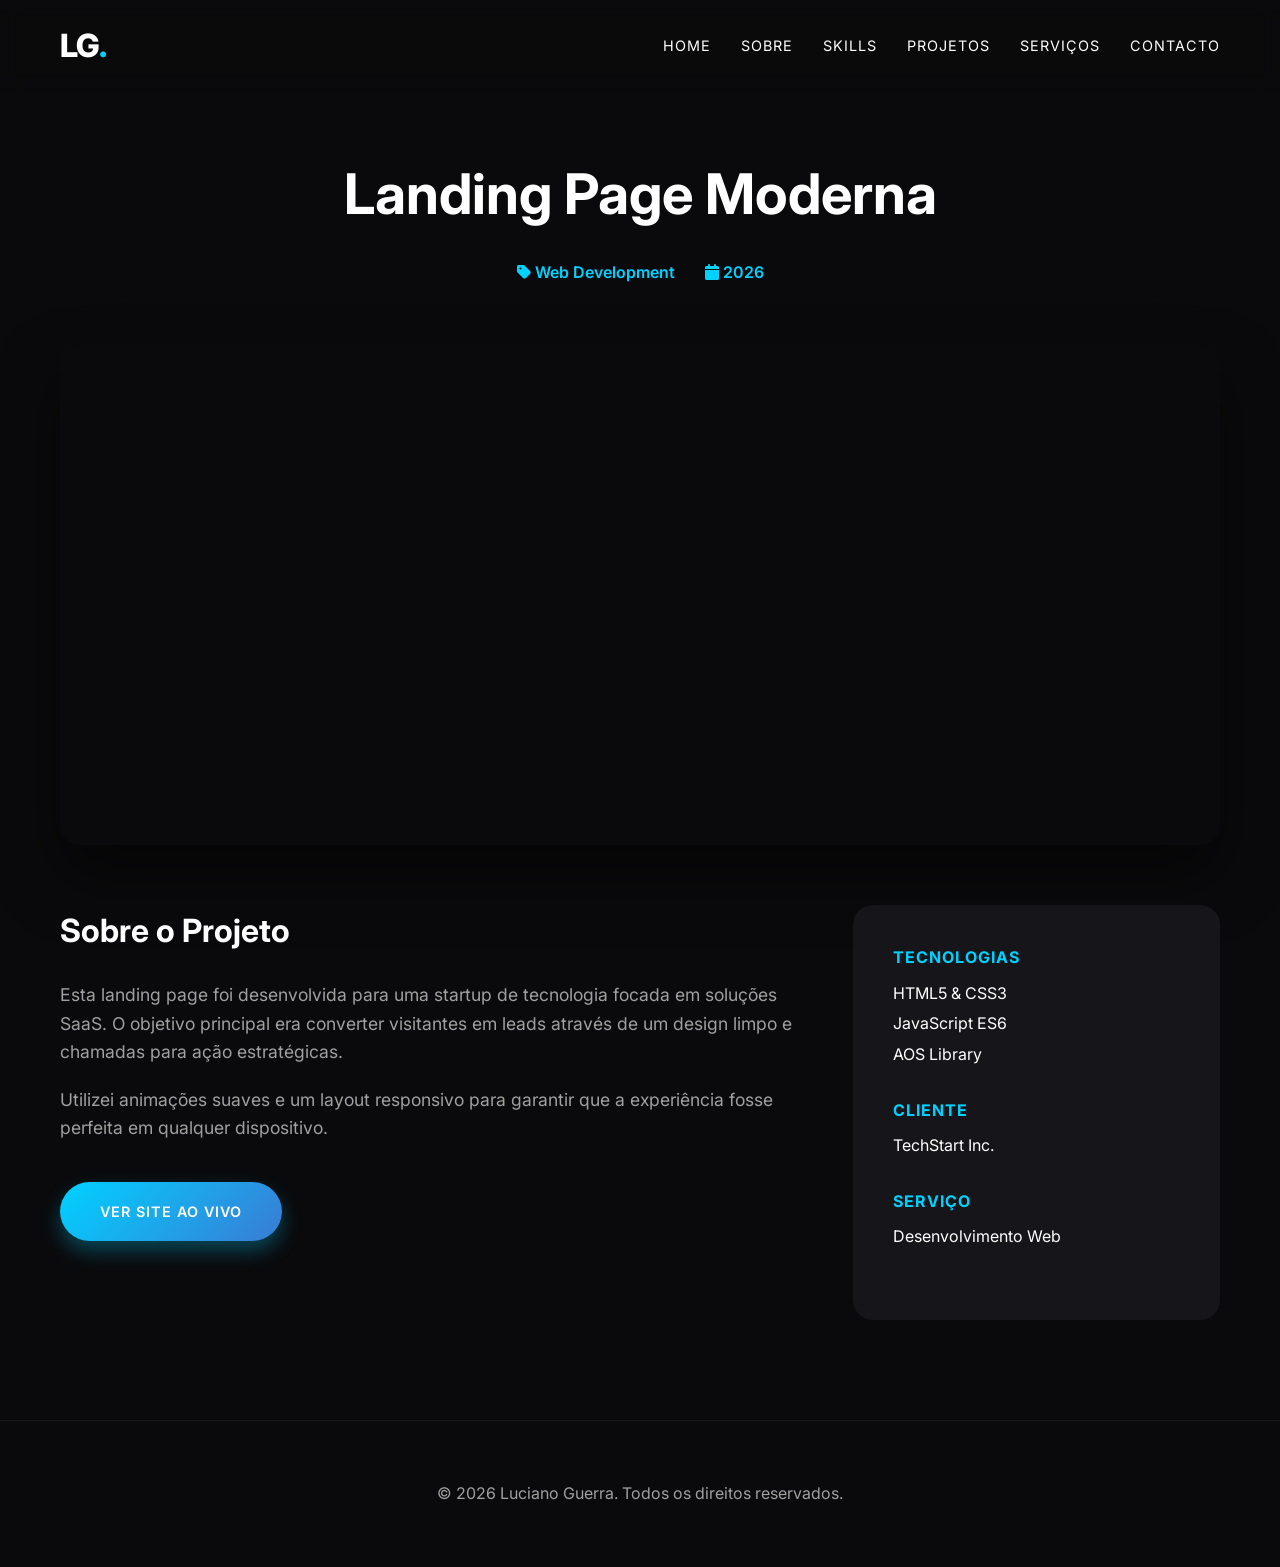
<file: projects/landing-page.html>
<!DOCTYPE html>
<html lang="pt-PT">
<head>
    <meta charset="UTF-8">
    <meta name="viewport" content="width=device-width, initial-scale=1.0">
    <title>Landing Page Moderna | Luciano Guerra</title>
    <link href="https://fonts.googleapis.com/css2?family=Inter:wght@300;400;600;800&display=swap" rel="stylesheet">
    <link rel="stylesheet" href="https://cdnjs.cloudflare.com/ajax/libs/font-awesome/6.4.0/css/all.min.css">
    <link href="https://unpkg.com/aos@2.3.1/dist/aos.css" rel="stylesheet">
    <link rel="stylesheet" href="../style.css">
    <style>
        .project-detail { padding: 150px 0 100px; }
        .project-header { text-align: center; margin-bottom: 60px; }
        .project-header h1 { font-size: 3.5rem; margin-bottom: 20px; }
        .project-meta { display: flex; justify-content: center; gap: 30px; color: var(--primary-color); font-weight: 600; margin-bottom: 40px; }
        .project-hero-img { width: 100%; height: 500px; background-size: cover; background-position: center; border-radius: 20px; margin-bottom: 60px; box-shadow: 0 30px 60px rgba(0,0,0,0.5); }
        .project-info-grid { display: grid; grid-template-columns: 2fr 1fr; gap: 60px; }
        .project-description h2 { margin-bottom: 25px; font-size: 2rem; }
        .project-description p { color: var(--text-muted); font-size: 1.1rem; margin-bottom: 20px; }
        .project-sidebar { background: var(--bg-card); padding: 40px; border-radius: 20px; height: fit-content; }
        .sidebar-item { margin-bottom: 30px; }
        .sidebar-item h4 { color: var(--primary-color); text-transform: uppercase; letter-spacing: 1px; margin-bottom: 10px; }
        .sidebar-item ul { list-style: none; }
        .sidebar-item ul li { margin-bottom: 5px; color: var(--text-main); }
        @media (max-width: 768px) {
            .project-info-grid { grid-template-columns: 1fr; }
            .project-header h1 { font-size: 2.5rem; }
            .project-hero-img { height: 300px; }
        }
    </style>
</head>
<body class="dark-theme">
    <nav class="navbar">
        <div class="container">
            <a href="../index.html" class="logo">LG<span>.</span></a>
            <ul class="nav-links">
                <li><a href="../index.html#home">Home</a></li>
                <li><a href="../index.html#sobre">Sobre</a></li>
                <li><a href="../index.html#skills">Skills</a></li>
                <li><a href="../index.html#projetos">Projetos</a></li>
                <li><a href="../index.html#servicos">Serviços</a></li>
                <li><a href="../index.html#contacto">Contacto</a></li>
            </ul>
            <div class="hamburger">
                <span></span>
                <span></span>
                <span></span>
            </div>
        </div>
    </nav>

    <section class="project-detail">
        <div class="container">
            <div class="project-header" data-aos="fade-up">
                <h1>Landing Page Moderna</h1>
                <div class="project-meta">
                    <span><i class="fas fa-tag"></i> Web Development</span>
                    <span><i class="fas fa-calendar"></i> 2026</span>
                </div>
            </div>

            <div class="project-hero-img" style="background-image: url('https://images.unsplash.com/photo-1460925895917-afdab827c52f?auto=format&fit=crop&w=1200&q=80');" data-aos="zoom-in"></div>

            <div class="project-info-grid">
                <div class="project-description" data-aos="fade-right">
                    <h2>Sobre o Projeto</h2>
                    <p>Esta landing page foi desenvolvida para uma startup de tecnologia focada em soluções SaaS. O objetivo principal era converter visitantes em leads através de um design limpo e chamadas para ação estratégicas.</p>
                    <p>Utilizei animações suaves e um layout responsivo para garantir que a experiência fosse perfeita em qualquer dispositivo.</p>
                    <div style="margin-top: 40px;">
                        <a href="#" class="btn btn-primary">Ver Site Ao Vivo</a>
                    </div>
                </div>
                <div class="project-sidebar" data-aos="fade-left">
                    <div class="sidebar-item">
                        <h4>Tecnologias</h4>
                        <ul>
                            <li>HTML5 & CSS3</li><li>JavaScript ES6</li><li>AOS Library</li>
                        </ul>
                    </div>
                    <div class="sidebar-item">
                        <h4>Cliente</h4>
                        <p>TechStart Inc.</p>
                    </div>
                    <div class="sidebar-item">
                        <h4>Serviço</h4>
                        <p>Desenvolvimento Web</p>
                    </div>
                </div>
            </div>
        </div>
    </section>

    <footer>
        <div class="container">
            <p>&copy; 2026 Luciano Guerra. Todos os direitos reservados.</p>
        </div>
    </footer>

    <script src="https://unpkg.com/aos@2.3.1/dist/aos.js"></script>
    <script src="../script.js"></script>
    <script>
        AOS.init({ duration: 1000, once: true });
    </script>
</body>
</html>
</file>
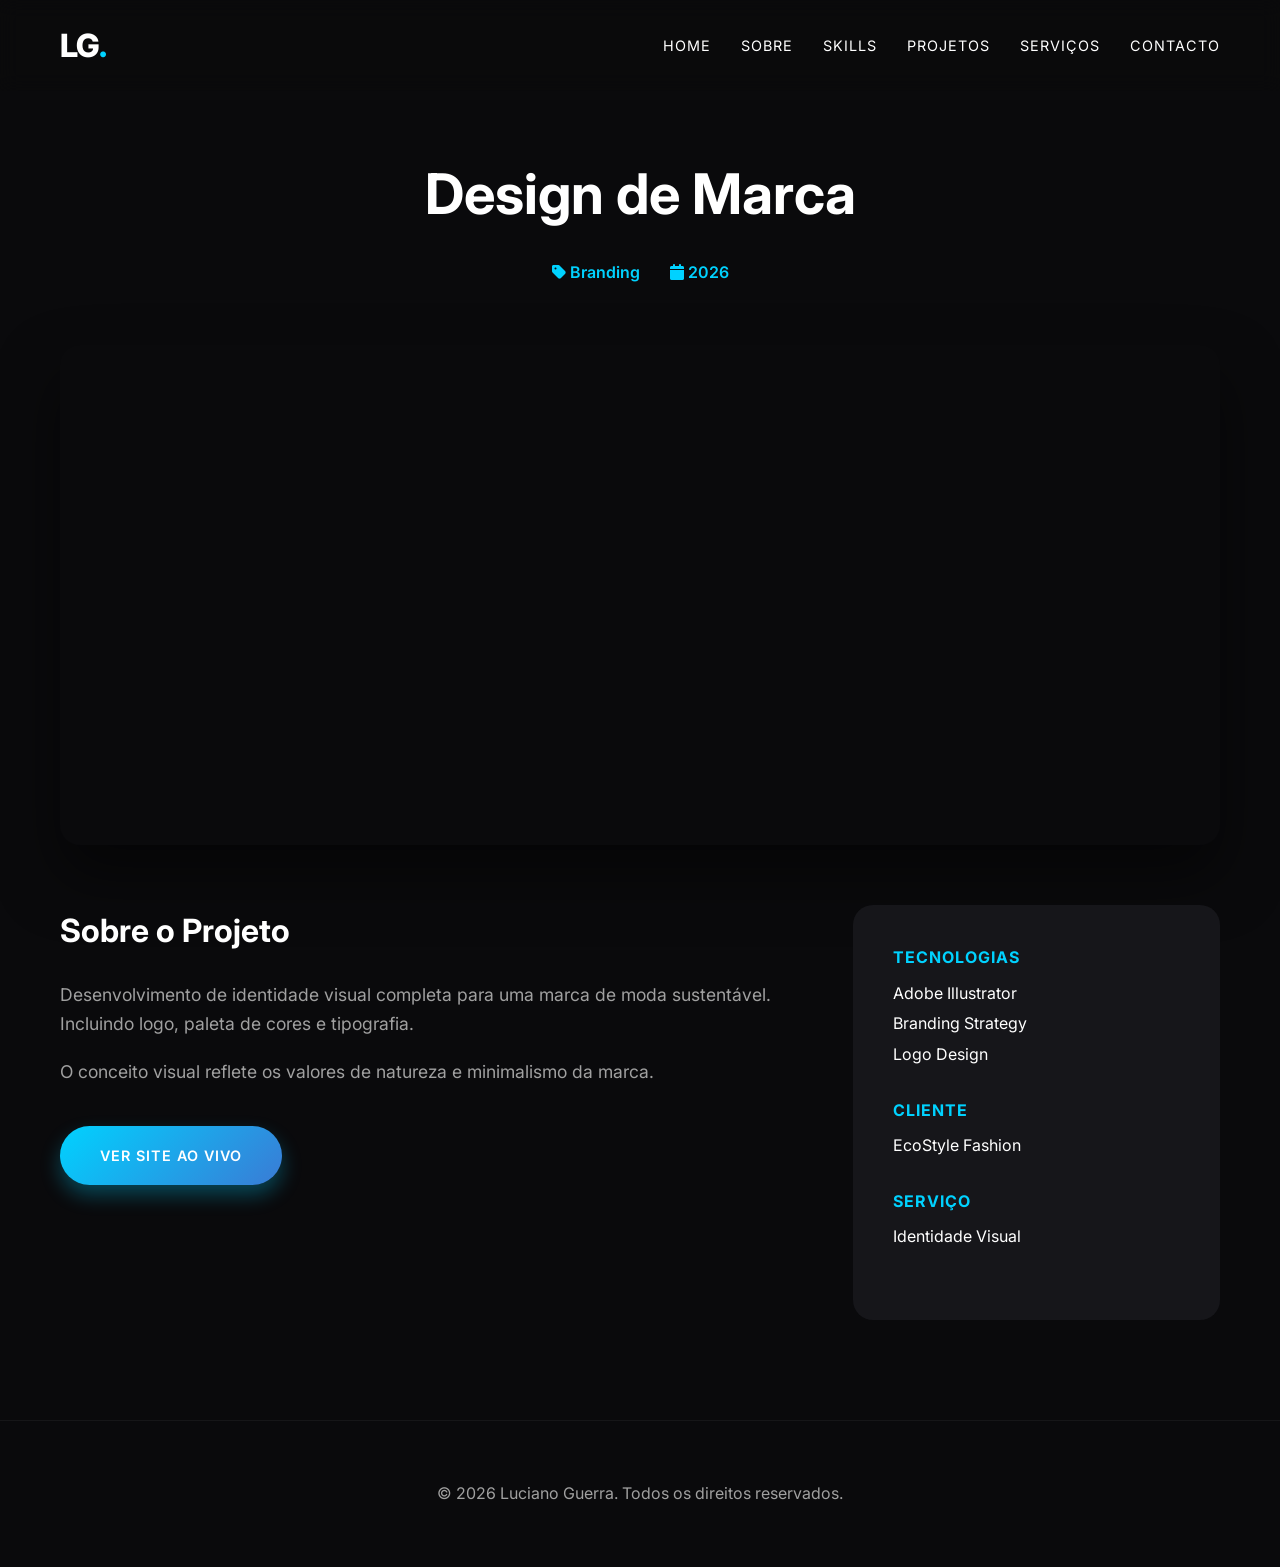
<file: projects/marca.html>
<!DOCTYPE html>
<html lang="pt-PT">
<head>
    <meta charset="UTF-8">
    <meta name="viewport" content="width=device-width, initial-scale=1.0">
    <title>Design de Marca | Luciano Guerra</title>
    <link href="https://fonts.googleapis.com/css2?family=Inter:wght@300;400;600;800&display=swap" rel="stylesheet">
    <link rel="stylesheet" href="https://cdnjs.cloudflare.com/ajax/libs/font-awesome/6.4.0/css/all.min.css">
    <link href="https://unpkg.com/aos@2.3.1/dist/aos.css" rel="stylesheet">
    <link rel="stylesheet" href="../style.css">
    <style>
        .project-detail { padding: 150px 0 100px; }
        .project-header { text-align: center; margin-bottom: 60px; }
        .project-header h1 { font-size: 3.5rem; margin-bottom: 20px; }
        .project-meta { display: flex; justify-content: center; gap: 30px; color: var(--primary-color); font-weight: 600; margin-bottom: 40px; }
        .project-hero-img { width: 100%; height: 500px; background-size: cover; background-position: center; border-radius: 20px; margin-bottom: 60px; box-shadow: 0 30px 60px rgba(0,0,0,0.5); }
        .project-info-grid { display: grid; grid-template-columns: 2fr 1fr; gap: 60px; }
        .project-description h2 { margin-bottom: 25px; font-size: 2rem; }
        .project-description p { color: var(--text-muted); font-size: 1.1rem; margin-bottom: 20px; }
        .project-sidebar { background: var(--bg-card); padding: 40px; border-radius: 20px; height: fit-content; }
        .sidebar-item { margin-bottom: 30px; }
        .sidebar-item h4 { color: var(--primary-color); text-transform: uppercase; letter-spacing: 1px; margin-bottom: 10px; }
        .sidebar-item ul { list-style: none; }
        .sidebar-item ul li { margin-bottom: 5px; color: var(--text-main); }
        @media (max-width: 768px) {
            .project-info-grid { grid-template-columns: 1fr; }
            .project-header h1 { font-size: 2.5rem; }
            .project-hero-img { height: 300px; }
        }
    </style>
</head>
<body class="dark-theme">
    <nav class="navbar">
        <div class="container">
            <a href="../index.html" class="logo">LG<span>.</span></a>
            <ul class="nav-links">
                <li><a href="../index.html#home">Home</a></li>
                <li><a href="../index.html#sobre">Sobre</a></li>
                <li><a href="../index.html#skills">Skills</a></li>
                <li><a href="../index.html#projetos">Projetos</a></li>
                <li><a href="../index.html#servicos">Serviços</a></li>
                <li><a href="../index.html#contacto">Contacto</a></li>
            </ul>
            <div class="hamburger">
                <span></span>
                <span></span>
                <span></span>
            </div>
        </div>
    </nav>

    <section class="project-detail">
        <div class="container">
            <div class="project-header" data-aos="fade-up">
                <h1>Design de Marca</h1>
                <div class="project-meta">
                    <span><i class="fas fa-tag"></i> Branding</span>
                    <span><i class="fas fa-calendar"></i> 2026</span>
                </div>
            </div>

            <div class="project-hero-img" style="background-image: url('https://images.unsplash.com/photo-1558655146-d09347e92766?auto=format&fit=crop&w=1200&q=80');" data-aos="zoom-in"></div>

            <div class="project-info-grid">
                <div class="project-description" data-aos="fade-right">
                    <h2>Sobre o Projeto</h2>
                    <p>Desenvolvimento de identidade visual completa para uma marca de moda sustentável. Incluindo logo, paleta de cores e tipografia.</p>
                    <p>O conceito visual reflete os valores de natureza e minimalismo da marca.</p>
                    <div style="margin-top: 40px;">
                        <a href="#" class="btn btn-primary">Ver Site Ao Vivo</a>
                    </div>
                </div>
                <div class="project-sidebar" data-aos="fade-left">
                    <div class="sidebar-item">
                        <h4>Tecnologias</h4>
                        <ul>
                            <li>Adobe Illustrator</li><li>Branding Strategy</li><li>Logo Design</li>
                        </ul>
                    </div>
                    <div class="sidebar-item">
                        <h4>Cliente</h4>
                        <p>EcoStyle Fashion</p>
                    </div>
                    <div class="sidebar-item">
                        <h4>Serviço</h4>
                        <p>Identidade Visual</p>
                    </div>
                </div>
            </div>
        </div>
    </section>

    <footer>
        <div class="container">
            <p>&copy; 2026 Luciano Guerra. Todos os direitos reservados.</p>
        </div>
    </footer>

    <script src="https://unpkg.com/aos@2.3.1/dist/aos.js"></script>
    <script src="../script.js"></script>
    <script>
        AOS.init({ duration: 1000, once: true });
    </script>
</body>
</html>
</file>
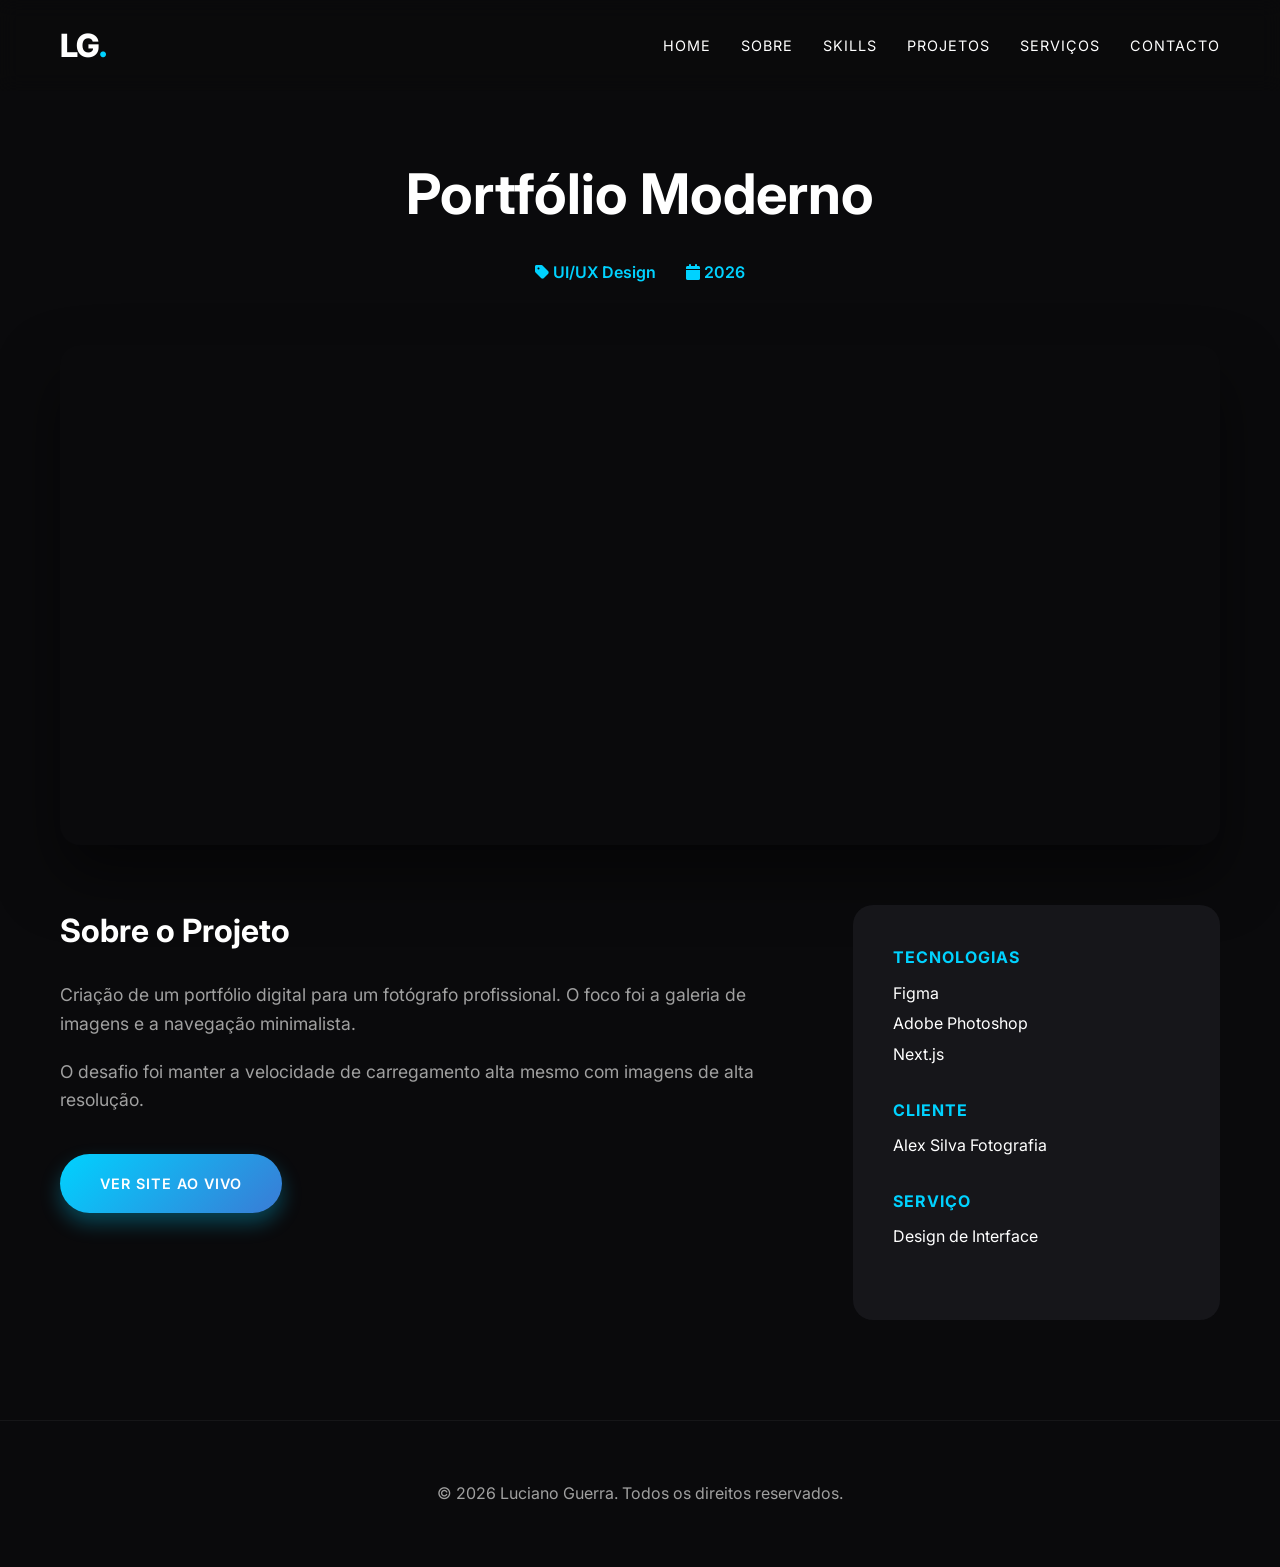
<file: projects/portfolio.html>
<!DOCTYPE html>
<html lang="pt-PT">
<head>
    <meta charset="UTF-8">
    <meta name="viewport" content="width=device-width, initial-scale=1.0">
    <title>Portfólio Moderno | Luciano Guerra</title>
    <link href="https://fonts.googleapis.com/css2?family=Inter:wght@300;400;600;800&display=swap" rel="stylesheet">
    <link rel="stylesheet" href="https://cdnjs.cloudflare.com/ajax/libs/font-awesome/6.4.0/css/all.min.css">
    <link href="https://unpkg.com/aos@2.3.1/dist/aos.css" rel="stylesheet">
    <link rel="stylesheet" href="../style.css">
    <style>
        .project-detail { padding: 150px 0 100px; }
        .project-header { text-align: center; margin-bottom: 60px; }
        .project-header h1 { font-size: 3.5rem; margin-bottom: 20px; }
        .project-meta { display: flex; justify-content: center; gap: 30px; color: var(--primary-color); font-weight: 600; margin-bottom: 40px; }
        .project-hero-img { width: 100%; height: 500px; background-size: cover; background-position: center; border-radius: 20px; margin-bottom: 60px; box-shadow: 0 30px 60px rgba(0,0,0,0.5); }
        .project-info-grid { display: grid; grid-template-columns: 2fr 1fr; gap: 60px; }
        .project-description h2 { margin-bottom: 25px; font-size: 2rem; }
        .project-description p { color: var(--text-muted); font-size: 1.1rem; margin-bottom: 20px; }
        .project-sidebar { background: var(--bg-card); padding: 40px; border-radius: 20px; height: fit-content; }
        .sidebar-item { margin-bottom: 30px; }
        .sidebar-item h4 { color: var(--primary-color); text-transform: uppercase; letter-spacing: 1px; margin-bottom: 10px; }
        .sidebar-item ul { list-style: none; }
        .sidebar-item ul li { margin-bottom: 5px; color: var(--text-main); }
        @media (max-width: 768px) {
            .project-info-grid { grid-template-columns: 1fr; }
            .project-header h1 { font-size: 2.5rem; }
            .project-hero-img { height: 300px; }
        }
    </style>
</head>
<body class="dark-theme">
    <nav class="navbar">
        <div class="container">
            <a href="../index.html" class="logo">LG<span>.</span></a>
            <ul class="nav-links">
                <li><a href="../index.html#home">Home</a></li>
                <li><a href="../index.html#sobre">Sobre</a></li>
                <li><a href="../index.html#skills">Skills</a></li>
                <li><a href="../index.html#projetos">Projetos</a></li>
                <li><a href="../index.html#servicos">Serviços</a></li>
                <li><a href="../index.html#contacto">Contacto</a></li>
            </ul>
            <div class="hamburger">
                <span></span>
                <span></span>
                <span></span>
            </div>
        </div>
    </nav>

    <section class="project-detail">
        <div class="container">
            <div class="project-header" data-aos="fade-up">
                <h1>Portfólio Moderno</h1>
                <div class="project-meta">
                    <span><i class="fas fa-tag"></i> UI/UX Design</span>
                    <span><i class="fas fa-calendar"></i> 2026</span>
                </div>
            </div>

            <div class="project-hero-img" style="background-image: url('https://images.unsplash.com/photo-1507238691740-187a5b1d37b8?auto=format&fit=crop&w=1200&q=80');" data-aos="zoom-in"></div>

            <div class="project-info-grid">
                <div class="project-description" data-aos="fade-right">
                    <h2>Sobre o Projeto</h2>
                    <p>Criação de um portfólio digital para um fotógrafo profissional. O foco foi a galeria de imagens e a navegação minimalista.</p>
                    <p>O desafio foi manter a velocidade de carregamento alta mesmo com imagens de alta resolução.</p>
                    <div style="margin-top: 40px;">
                        <a href="#" class="btn btn-primary">Ver Site Ao Vivo</a>
                    </div>
                </div>
                <div class="project-sidebar" data-aos="fade-left">
                    <div class="sidebar-item">
                        <h4>Tecnologias</h4>
                        <ul>
                            <li>Figma</li><li>Adobe Photoshop</li><li>Next.js</li>
                        </ul>
                    </div>
                    <div class="sidebar-item">
                        <h4>Cliente</h4>
                        <p>Alex Silva Fotografia</p>
                    </div>
                    <div class="sidebar-item">
                        <h4>Serviço</h4>
                        <p>Design de Interface</p>
                    </div>
                </div>
            </div>
        </div>
    </section>

    <footer>
        <div class="container">
            <p>&copy; 2026 Luciano Guerra. Todos os direitos reservados.</p>
        </div>
    </footer>

    <script src="https://unpkg.com/aos@2.3.1/dist/aos.js"></script>
    <script src="../script.js"></script>
    <script>
        AOS.init({ duration: 1000, once: true });
    </script>
</body>
</html>
</file>
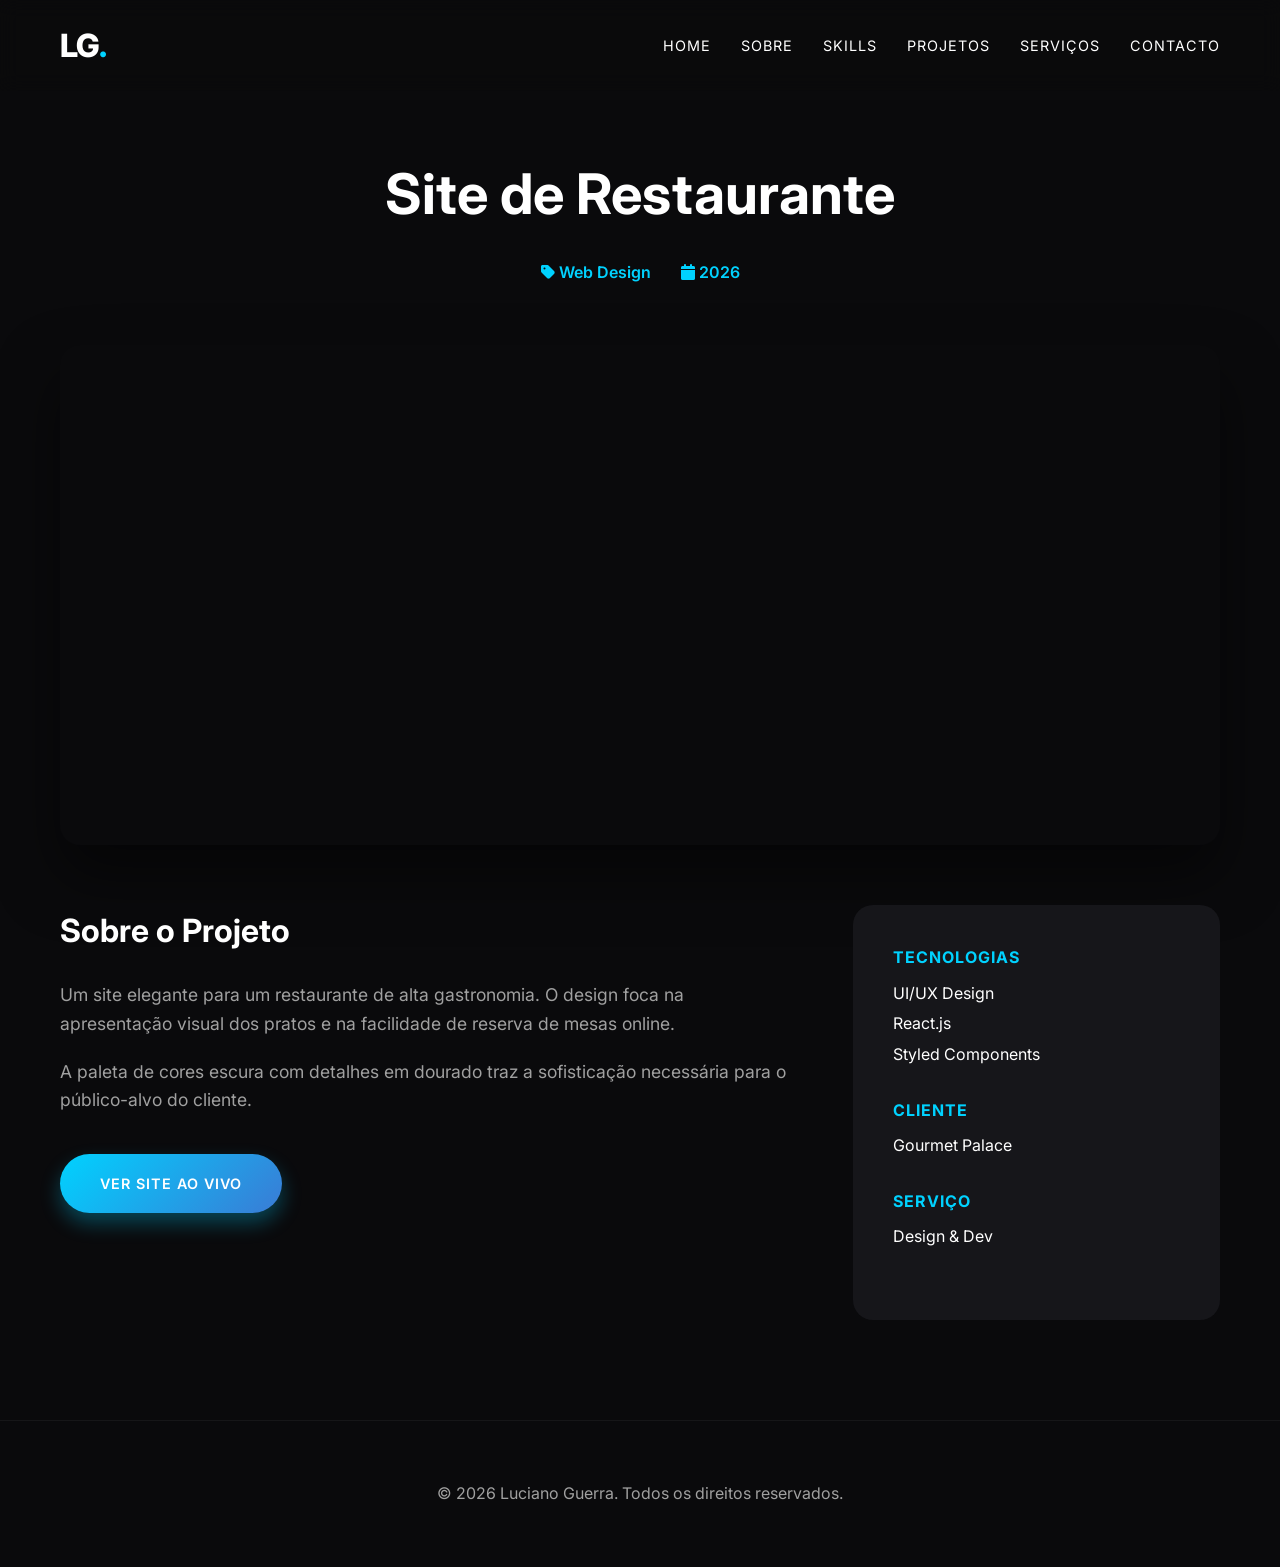
<file: projects/restaurante.html>
<!DOCTYPE html>
<html lang="pt-PT">
<head>
    <meta charset="UTF-8">
    <meta name="viewport" content="width=device-width, initial-scale=1.0">
    <title>Site de Restaurante | Luciano Guerra</title>
    <link href="https://fonts.googleapis.com/css2?family=Inter:wght@300;400;600;800&display=swap" rel="stylesheet">
    <link rel="stylesheet" href="https://cdnjs.cloudflare.com/ajax/libs/font-awesome/6.4.0/css/all.min.css">
    <link href="https://unpkg.com/aos@2.3.1/dist/aos.css" rel="stylesheet">
    <link rel="stylesheet" href="../style.css">
    <style>
        .project-detail { padding: 150px 0 100px; }
        .project-header { text-align: center; margin-bottom: 60px; }
        .project-header h1 { font-size: 3.5rem; margin-bottom: 20px; }
        .project-meta { display: flex; justify-content: center; gap: 30px; color: var(--primary-color); font-weight: 600; margin-bottom: 40px; }
        .project-hero-img { width: 100%; height: 500px; background-size: cover; background-position: center; border-radius: 20px; margin-bottom: 60px; box-shadow: 0 30px 60px rgba(0,0,0,0.5); }
        .project-info-grid { display: grid; grid-template-columns: 2fr 1fr; gap: 60px; }
        .project-description h2 { margin-bottom: 25px; font-size: 2rem; }
        .project-description p { color: var(--text-muted); font-size: 1.1rem; margin-bottom: 20px; }
        .project-sidebar { background: var(--bg-card); padding: 40px; border-radius: 20px; height: fit-content; }
        .sidebar-item { margin-bottom: 30px; }
        .sidebar-item h4 { color: var(--primary-color); text-transform: uppercase; letter-spacing: 1px; margin-bottom: 10px; }
        .sidebar-item ul { list-style: none; }
        .sidebar-item ul li { margin-bottom: 5px; color: var(--text-main); }
        @media (max-width: 768px) {
            .project-info-grid { grid-template-columns: 1fr; }
            .project-header h1 { font-size: 2.5rem; }
            .project-hero-img { height: 300px; }
        }
    </style>
</head>
<body class="dark-theme">
    <nav class="navbar">
        <div class="container">
            <a href="../index.html" class="logo">LG<span>.</span></a>
            <ul class="nav-links">
                <li><a href="../index.html#home">Home</a></li>
                <li><a href="../index.html#sobre">Sobre</a></li>
                <li><a href="../index.html#skills">Skills</a></li>
                <li><a href="../index.html#projetos">Projetos</a></li>
                <li><a href="../index.html#servicos">Serviços</a></li>
                <li><a href="../index.html#contacto">Contacto</a></li>
            </ul>
            <div class="hamburger">
                <span></span>
                <span></span>
                <span></span>
            </div>
        </div>
    </nav>

    <section class="project-detail">
        <div class="container">
            <div class="project-header" data-aos="fade-up">
                <h1>Site de Restaurante</h1>
                <div class="project-meta">
                    <span><i class="fas fa-tag"></i> Web Design</span>
                    <span><i class="fas fa-calendar"></i> 2026</span>
                </div>
            </div>

            <div class="project-hero-img" style="background-image: url('https://images.unsplash.com/photo-1517248135467-4c7edcad34c4?auto=format&fit=crop&w=1200&q=80');" data-aos="zoom-in"></div>

            <div class="project-info-grid">
                <div class="project-description" data-aos="fade-right">
                    <h2>Sobre o Projeto</h2>
                    <p>Um site elegante para um restaurante de alta gastronomia. O design foca na apresentação visual dos pratos e na facilidade de reserva de mesas online.</p>
                    <p>A paleta de cores escura com detalhes em dourado traz a sofisticação necessária para o público-alvo do cliente.</p>
                    <div style="margin-top: 40px;">
                        <a href="#" class="btn btn-primary">Ver Site Ao Vivo</a>
                    </div>
                </div>
                <div class="project-sidebar" data-aos="fade-left">
                    <div class="sidebar-item">
                        <h4>Tecnologias</h4>
                        <ul>
                            <li>UI/UX Design</li><li>React.js</li><li>Styled Components</li>
                        </ul>
                    </div>
                    <div class="sidebar-item">
                        <h4>Cliente</h4>
                        <p>Gourmet Palace</p>
                    </div>
                    <div class="sidebar-item">
                        <h4>Serviço</h4>
                        <p>Design & Dev</p>
                    </div>
                </div>
            </div>
        </div>
    </section>

    <footer>
        <div class="container">
            <p>&copy; 2026 Luciano Guerra. Todos os direitos reservados.</p>
        </div>
    </footer>

    <script src="https://unpkg.com/aos@2.3.1/dist/aos.js"></script>
    <script src="../script.js"></script>
    <script>
        AOS.init({ duration: 1000, once: true });
    </script>
</body>
</html>
</file>
<file: style.css>
/* 
    Luciano Guerra Portfolio Styles
    Design: Moderno, Futurista e Cinematográfico
*/

:root {
    --primary-color: #00d2ff;
    --secondary-color: #3a7bd5;
    --bg-dark: #0a0a0c;
    --bg-card: #16161a;
    --text-main: #ffffff;
    --text-muted: #a0a0a0;
    --accent-gradient: linear-gradient(135deg, #00d2ff 0%, #3a7bd5 100%);
    --transition: all 0.3s ease;
}

* {
    margin: 0;
    padding: 0;
    box-sizing: border-box;
}

html {
    scroll-behavior: smooth;
}

body {
    font-family: 'Inter', sans-serif;
    background-color: var(--bg-dark);
    color: var(--text-main);
    line-height: 1.6;
    overflow-x: hidden;
}

.container {
    max-width: 1200px;
    margin: 0 auto;
    padding: 0 20px;
}

/* Navbar */
.navbar {
    position: fixed;
    top: 0;
    width: 100%;
    padding: 20px 0;
    z-index: 1000;
    background: rgba(10, 10, 12, 0.8);
    backdrop-filter: blur(10px);
    transition: var(--transition);
}

.navbar .container {
    display: flex;
    justify-content: space-between;
    align-items: center;
}

.logo {
    font-size: 2rem;
    font-weight: 800;
    color: var(--text-main);
    text-decoration: none;
    letter-spacing: -1px;
}

.logo span {
    color: var(--primary-color);
}

.nav-links {
    display: flex;
    list-style: none;
}

.nav-links li {
    margin-left: 30px;
}

.nav-links a {
    text-decoration: none;
    color: var(--text-main);
    font-weight: 400;
    font-size: 0.9rem;
    text-transform: uppercase;
    letter-spacing: 1px;
    transition: var(--transition);
}

.nav-links a:hover {
    color: var(--primary-color);
}

/* Hero Section */
.hero {
    min-height: 100vh;
    display: flex;
    align-items: center;
    padding: 120px 0 60px;
    background: radial-gradient(circle at top right, rgba(0, 210, 255, 0.1), transparent);
}

.profile-card {
    background: var(--bg-card);
    border-radius: 20px;
    overflow: hidden;
    box-shadow: 0 20px 40px rgba(0,0,0,0.5);
    border: 1px solid rgba(255,255,255,0.05);
    width: 100%;
}

.profile-cover {
    height: 250px;
    background: url('https://images.unsplash.com/photo-1618005182384-a83a8bd57fbe?auto=format&fit=crop&w=1200&q=80');
    background-size: cover;
    background-position: center;
    position: relative;
}

.profile-info {
    padding: 0 40px 60px;
    text-align: center;
    margin-top: -100px;
}

.profile-pic-wrapper {
    width: 200px;
    height: 200px;
    margin: 0 auto 20px;
    border-radius: 50%;
    border: 8px solid var(--bg-card);
    overflow: hidden;
    box-shadow: 0 10px 20px rgba(0,0,0,0.3);
    position: relative;
    z-index: 2;
}

.profile-pic {
    width: 100%;
    height: 100%;
    object-fit: cover;
}

.profile-text h1 {
    font-size: 4rem;
    font-weight: 800;
    margin-bottom: 10px;
    letter-spacing: -2px;
}

.profile-text h3 {
    font-size: 1.4rem;
    color: var(--primary-color);
    font-weight: 400;
    margin-bottom: 25px;
    text-transform: uppercase;
    letter-spacing: 3px;
}

.profile-text p {
    max-width: 700px;
    margin: 0 auto 40px;
    color: var(--text-muted);
    font-size: 1.1rem;
}

.hero-btns {
    display: flex;
    gap: 20px;
    justify-content: center;
}

.btn {
    padding: 18px 40px;
    border-radius: 50px;
    text-decoration: none;
    font-weight: 600;
    transition: var(--transition);
    text-transform: uppercase;
    font-size: 0.9rem;
    letter-spacing: 1px;
    display: inline-block;
}

.btn-primary {
    background: var(--accent-gradient);
    color: white;
    box-shadow: 0 10px 20px rgba(0, 210, 255, 0.3);
}

.btn-primary:hover {
    transform: translateY(-3px);
    box-shadow: 0 15px 30px rgba(0, 210, 255, 0.4);
}

.btn-secondary {
    border: 2px solid var(--primary-color);
    color: var(--primary-color);
}

.btn-secondary:hover {
    background: var(--primary-color);
    color: white;
}

/* Sections General */
.section {
    padding: 120px 0;
}

.bg-alt {
    background-color: #0f0f12;
}

.section-title {
    font-size: 3rem;
    margin-bottom: 80px;
    text-align: center;
    position: relative;
    font-weight: 800;
}

.section-title::after {
    content: '';
    position: absolute;
    bottom: -15px;
    left: 50%;
    transform: translateX(-50%);
    width: 80px;
    height: 5px;
    background: var(--accent-gradient);
    border-radius: 2px;
}

/* Sobre Section */
.about-grid {
    display: grid;
    grid-template-columns: repeat(auto-fit, minmax(300px, 1fr));
    gap: 40px;
}

.about-card {
    background: var(--bg-card);
    padding: 50px 40px;
    border-radius: 20px;
    text-align: center;
    border: 1px solid rgba(255,255,255,0.05);
    transition: var(--transition);
}

.about-card:hover {
    transform: translateY(-15px);
    border-color: var(--primary-color);
    box-shadow: 0 20px 40px rgba(0,0,0,0.3);
}

.futurist-icon {
    font-size: 3.5rem;
    margin-bottom: 25px;
    background: var(--accent-gradient);
    -webkit-background-clip: text;
    -webkit-text-fill-color: transparent;
}

/* Skills Section */
.skills-container {
    display: grid;
    grid-template-columns: repeat(auto-fit, minmax(450px, 1fr));
    gap: 50px;
}

.skill-item {
    margin-bottom: 30px;
}

.skill-info {
    display: flex;
    justify-content: space-between;
    margin-bottom: 15px;
    font-weight: 600;
    font-size: 1.1rem;
}

.skill-info i {
    color: var(--primary-color);
    margin-right: 10px;
}

.skill-bar {
    height: 12px;
    background: rgba(255,255,255,0.05);
    border-radius: 6px;
    overflow: hidden;
}

.skill-progress {
    height: 100%;
    background: var(--accent-gradient);
    border-radius: 6px;
    transition: width 1.5s cubic-bezier(0.1, 0, 0.2, 1);
}

/* Projetos Section */
.projects-grid {
    display: grid;
    grid-template-columns: repeat(auto-fit, minmax(350px, 1fr));
    gap: 40px;
}

.project-card {
    background: var(--bg-card);
    border-radius: 20px;
    overflow: hidden;
    text-decoration: none;
    color: white;
    border: 1px solid rgba(255,255,255,0.05);
    transition: var(--transition);
}

.project-img {
    height: 280px;
    background-size: cover;
    background-position: center;
    position: relative;
}

.project-overlay {
    position: absolute;
    top: 0;
    left: 0;
    width: 100%;
    height: 100%;
    background: rgba(58, 123, 213, 0.9);
    display: flex;
    align-items: center;
    justify-content: center;
    opacity: 0;
    transition: var(--transition);
}

.project-overlay span {
    padding: 12px 30px;
    border: 2px solid white;
    border-radius: 40px;
    font-weight: 700;
    text-transform: uppercase;
    letter-spacing: 1px;
}

.project-card:hover .project-overlay {
    opacity: 1;
}

.project-card:hover {
    transform: translateY(-10px);
    box-shadow: 0 30px 60px rgba(0,0,0,0.5);
    border-color: var(--primary-color);
}

.project-content {
    padding: 30px;
}

.project-content h4 {
    font-size: 1.5rem;
    margin-bottom: 10px;
}

.project-content p {
    color: var(--primary-color);
    font-size: 1rem;
    font-weight: 600;
}

/* Serviços Section */
.services-grid {
    display: grid;
    grid-template-columns: repeat(auto-fit, minmax(300px, 1fr));
    gap: 40px;
}

.service-card {
    background: var(--bg-card);
    padding: 50px 40px;
    border-radius: 20px;
    text-align: center;
    transition: var(--transition);
    border: 1px solid rgba(255,255,255,0.05);
}

.service-card i {
    font-size: 3rem;
    color: var(--primary-color);
    margin-bottom: 25px;
}

.service-card h3 {
    margin-bottom: 20px;
    font-size: 1.5rem;
}

.service-card p {
    color: var(--text-muted);
}

.service-card:hover {
    background: var(--accent-gradient);
    transform: translateY(-10px);
}

.service-card:hover i, .service-card:hover p, .service-card:hover h3 {
    color: white;
}

/* Contacto Section */
.contact-links {
    display: flex;
    flex-wrap: wrap;
    justify-content: center;
    gap: 30px;
}

.contact-item {
    background: var(--bg-card);
    padding: 25px 50px;
    border-radius: 15px;
    text-decoration: none;
    color: white;
    font-weight: 700;
    display: flex;
    align-items: center;
    gap: 20px;
    border: 1px solid rgba(255,255,255,0.1);
    transition: var(--transition);
    font-size: 1.1rem;
}

.contact-item i {
    font-size: 2rem;
    color: var(--primary-color);
}

.contact-item:hover {
    transform: translateY(-10px) scale(1.05);
    border-color: var(--primary-color);
    box-shadow: 0 20px 40px rgba(0, 210, 255, 0.3);
    background: rgba(255,255,255,0.02);
}

/* Footer */
footer {
    padding: 60px 0;
    text-align: center;
    border-top: 1px solid rgba(255,255,255,0.05);
}

footer p {
    color: var(--text-muted);
    font-size: 1rem;
}

/* Responsive */
.hamburger {
    display: none;
    cursor: pointer;
    z-index: 1100;
}

.hamburger span {
    display: block;
    width: 30px;
    height: 3px;
    background: white;
    margin: 6px 0;
    transition: var(--transition);
}

@media (max-width: 992px) {
    .profile-text h1 {
        font-size: 3rem;
    }
    .skills-container {
        grid-template-columns: 1fr;
    }
}

@media (max-width: 768px) {
    .navbar {
        padding: 15px 0;
    }

    .nav-links {
        position: fixed;
        right: -100%;
        top: 0;
        width: 80%;
        height: 100vh;
        background: var(--bg-dark);
        flex-direction: column;
        align-items: center;
        justify-content: center;
        padding: 50px 0;
        transition: 0.5s cubic-bezier(0.77,0.2,0.05,1.0);
        box-shadow: -10px 0 30px rgba(0,0,0,0.5);
    }

    .nav-links.active {
        right: 0;
    }

    .nav-links li {
        margin: 25px 0;
        margin-left: 0;
    }

    .nav-links a {
        font-size: 1.2rem;
    }

    .hamburger {
        display: block;
    }

    .hamburger.toggle span:nth-child(1) {
        transform: rotate(-45deg) translate(-6px, 6px);
    }
    .hamburger.toggle span:nth-child(2) {
        opacity: 0;
    }
    .hamburger.toggle span:nth-child(3) {
        transform: rotate(45deg) translate(-6px, -7px);
    }

    .profile-text h1 {
        font-size: 2.5rem;
    }
    
    .profile-cover {
        height: 180px;
    }
    
    .profile-pic-wrapper {
        width: 150px;
        height: 150px;
    }

    .section-title {
        font-size: 2.2rem;
    }

    .hero-btns {
        flex-direction: column;
    }
    
    .btn {
        width: 100%;
        text-align: center;
    }
}
</file>
